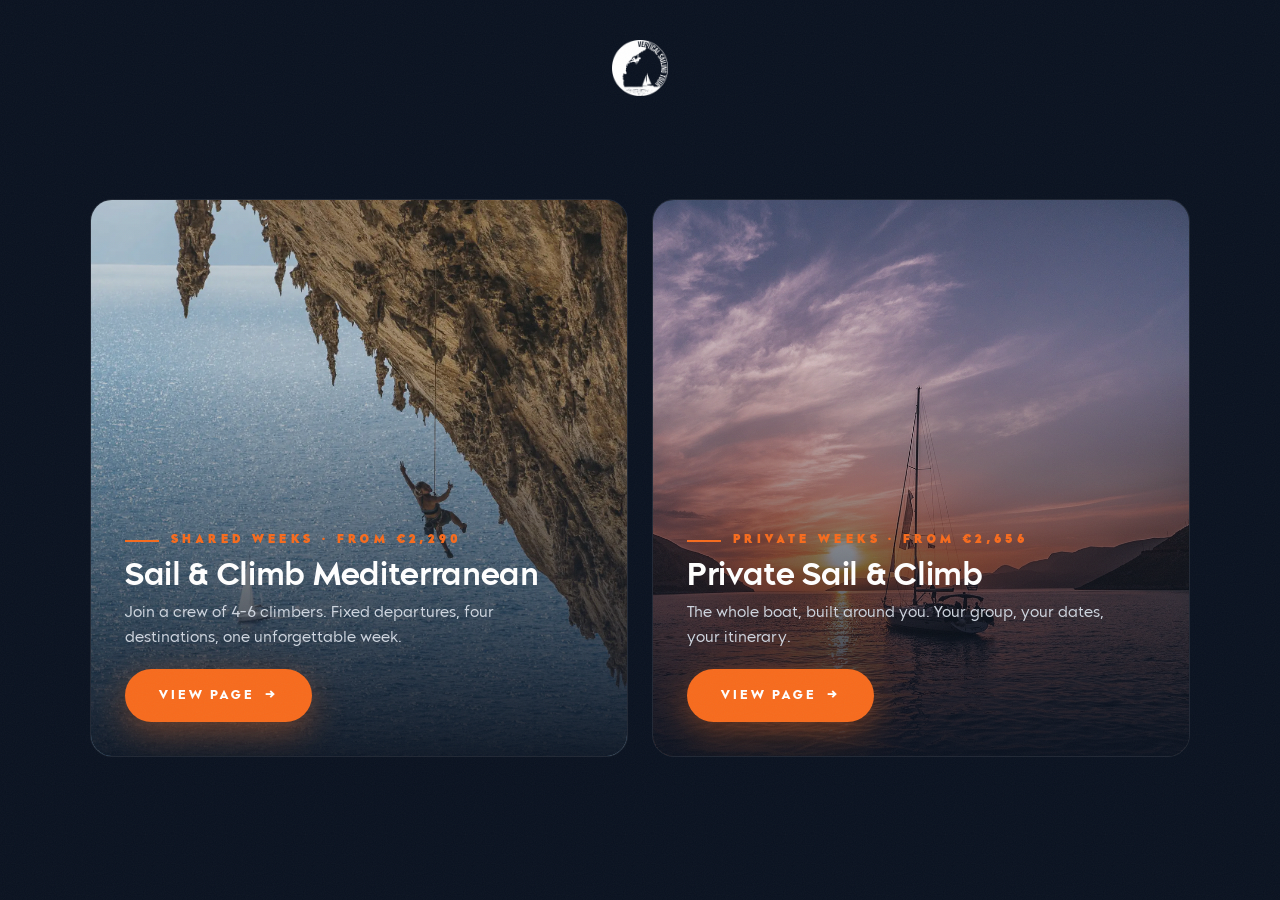
<file: index.html>
<!doctype html>
<html lang="en">
<head>
<meta charset="utf-8">
<meta name="viewport" content="width=device-width, initial-scale=1">
<title>Vertical Sailing Tour — Landing Pages</title>
<meta name="description" content="Vertical Sailing Tour landing pages: shared and private sail & climb weeks across the Mediterranean.">
<link rel="icon" type="image/png" href="assets/img/logo-orange.png">
<link rel="stylesheet" href="assets/css/style.css">
<style>
  .chooser{min-height:100svh;display:grid;grid-template-rows:auto 1fr;padding:40px 24px}
  .chooser-logo{display:flex;justify-content:center}
  .chooser-logo img{height:56px;width:auto}
  .chooser-grid{display:grid;grid-template-columns:1fr 1fr;gap:24px;max-width:1100px;width:100%;margin:40px auto;align-content:center}
  @media(max-width:760px){.chooser-grid{grid-template-columns:1fr}}
  .choice{position:relative;border-radius:22px;overflow:hidden;min-height:62vh;display:flex;align-items:flex-end;border:1px solid var(--line);transition:transform .5s cubic-bezier(.2,.7,.2,1),box-shadow .5s}
  .choice:hover{transform:translateY(-10px);box-shadow:var(--shadow-card)}
  .choice .bg{position:absolute;inset:0;background-size:cover;background-position:center;transition:transform .8s}
  .choice:hover .bg{transform:scale(1.06)}
  .choice .sh{position:absolute;inset:0;background:linear-gradient(180deg,rgba(10,18,32,.15) 30%,rgba(10,18,32,.95))}
  .choice .body{position:relative;z-index:2;padding:34px}
  .choice h2{color:#fff;font-size:2rem;margin:10px 0 8px}
  .choice p{color:#cfd6e0;font-size:.95rem;max-width:44ch}
  .choice .go{display:inline-flex;margin-top:18px}
</style>
</head>
<body>
<div class="chooser">
  <div class="chooser-logo"><img src="assets/img/logo-white.png" alt="Vertical Sailing Tour"></div>
  <div class="chooser-grid">
    <a class="choice" href="sail-climb-mediterranean/">
      <div class="bg" style="background-image:url('assets/img/hero-climber-sail.webp')"></div>
      <div class="sh"></div>
      <div class="body">
        <span class="overline">Shared weeks · from €2,290</span>
        <h2>Sail &amp; Climb Mediterranean</h2>
        <p>Join a crew of 4-6 climbers. Fixed departures, four destinations, one unforgettable week.</p>
        <span class="btn btn-primary go">View page <span class="arrow">→</span></span>
      </div>
    </a>
    <a class="choice" href="private-tour-mediterranean/">
      <div class="bg" style="background-image:url('assets/img/sunset-bay.webp')"></div>
      <div class="sh"></div>
      <div class="body">
        <span class="overline">Private weeks · from €2,656</span>
        <h2>Private Sail &amp; Climb</h2>
        <p>The whole boat, built around you. Your group, your dates, your itinerary.</p>
        <span class="btn btn-primary go">View page <span class="arrow">→</span></span>
      </div>
    </a>
  </div>
</div>
</body>
</html>
</file>
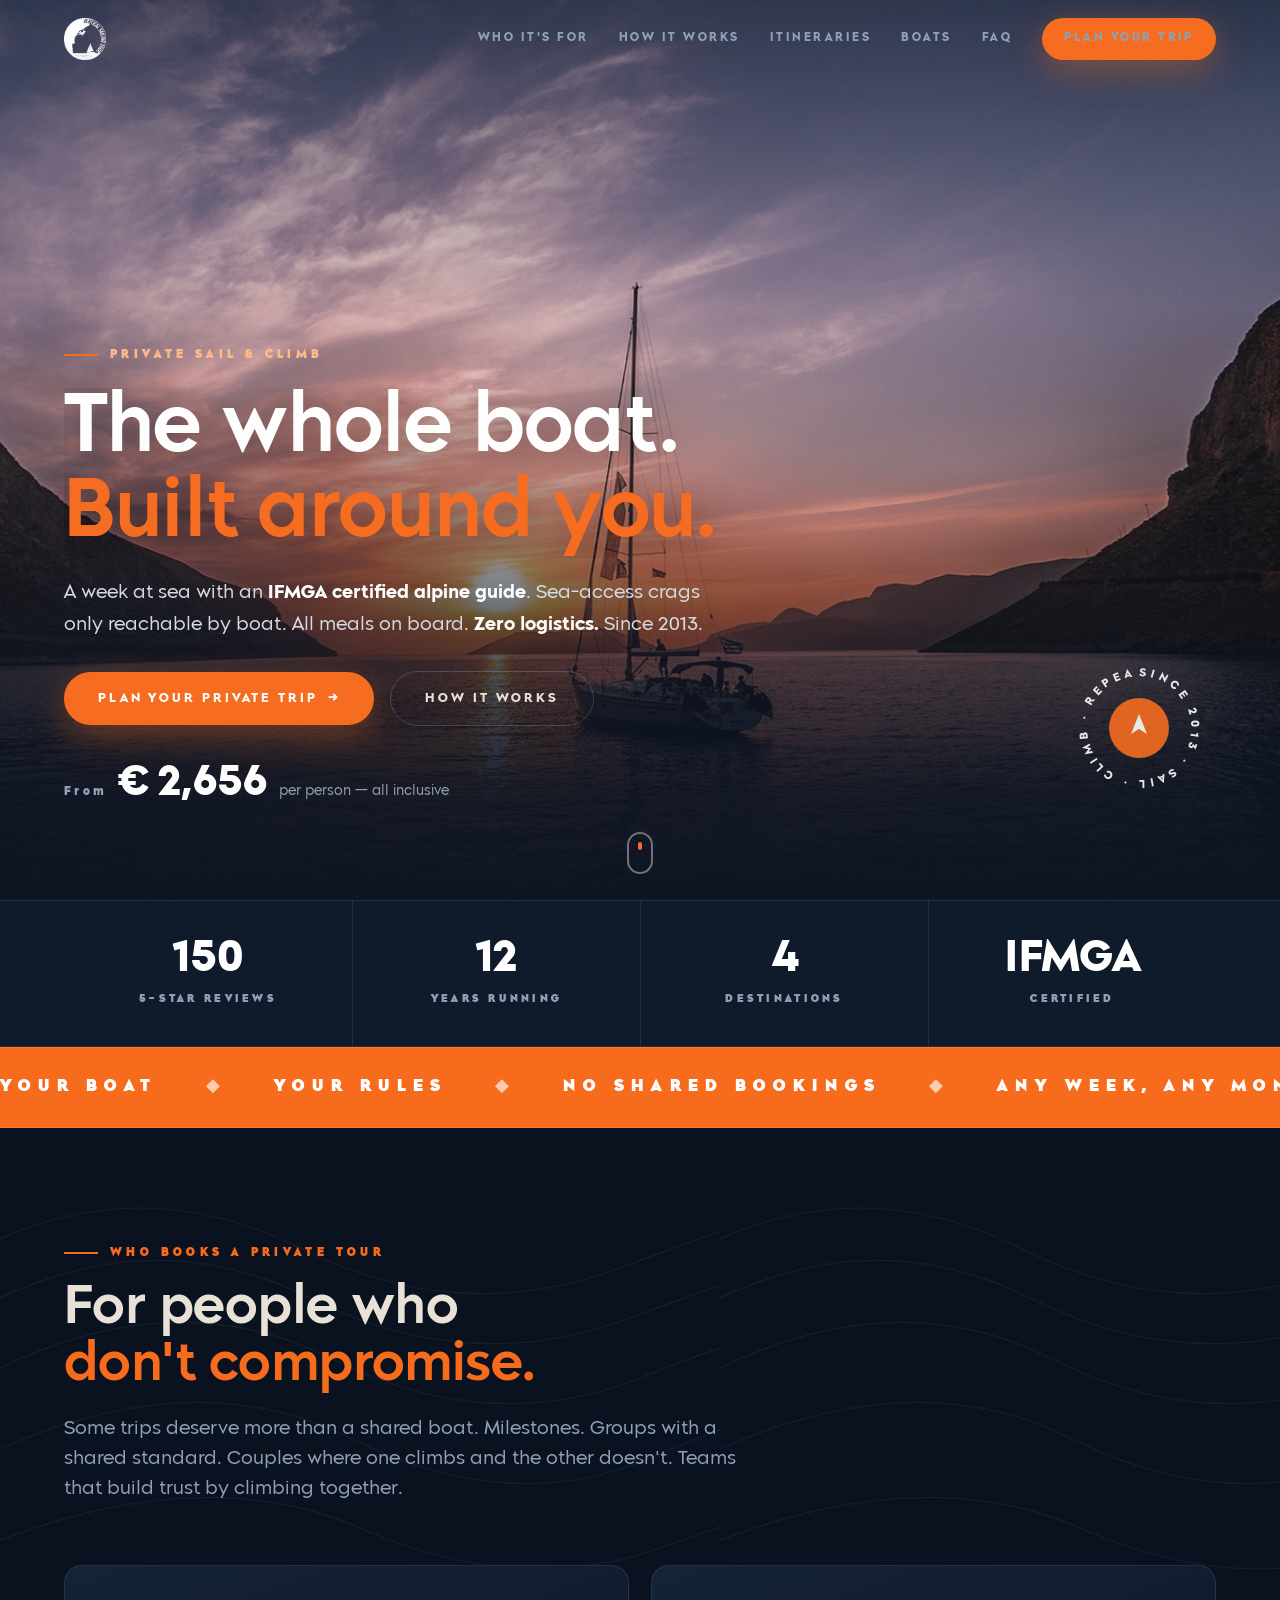
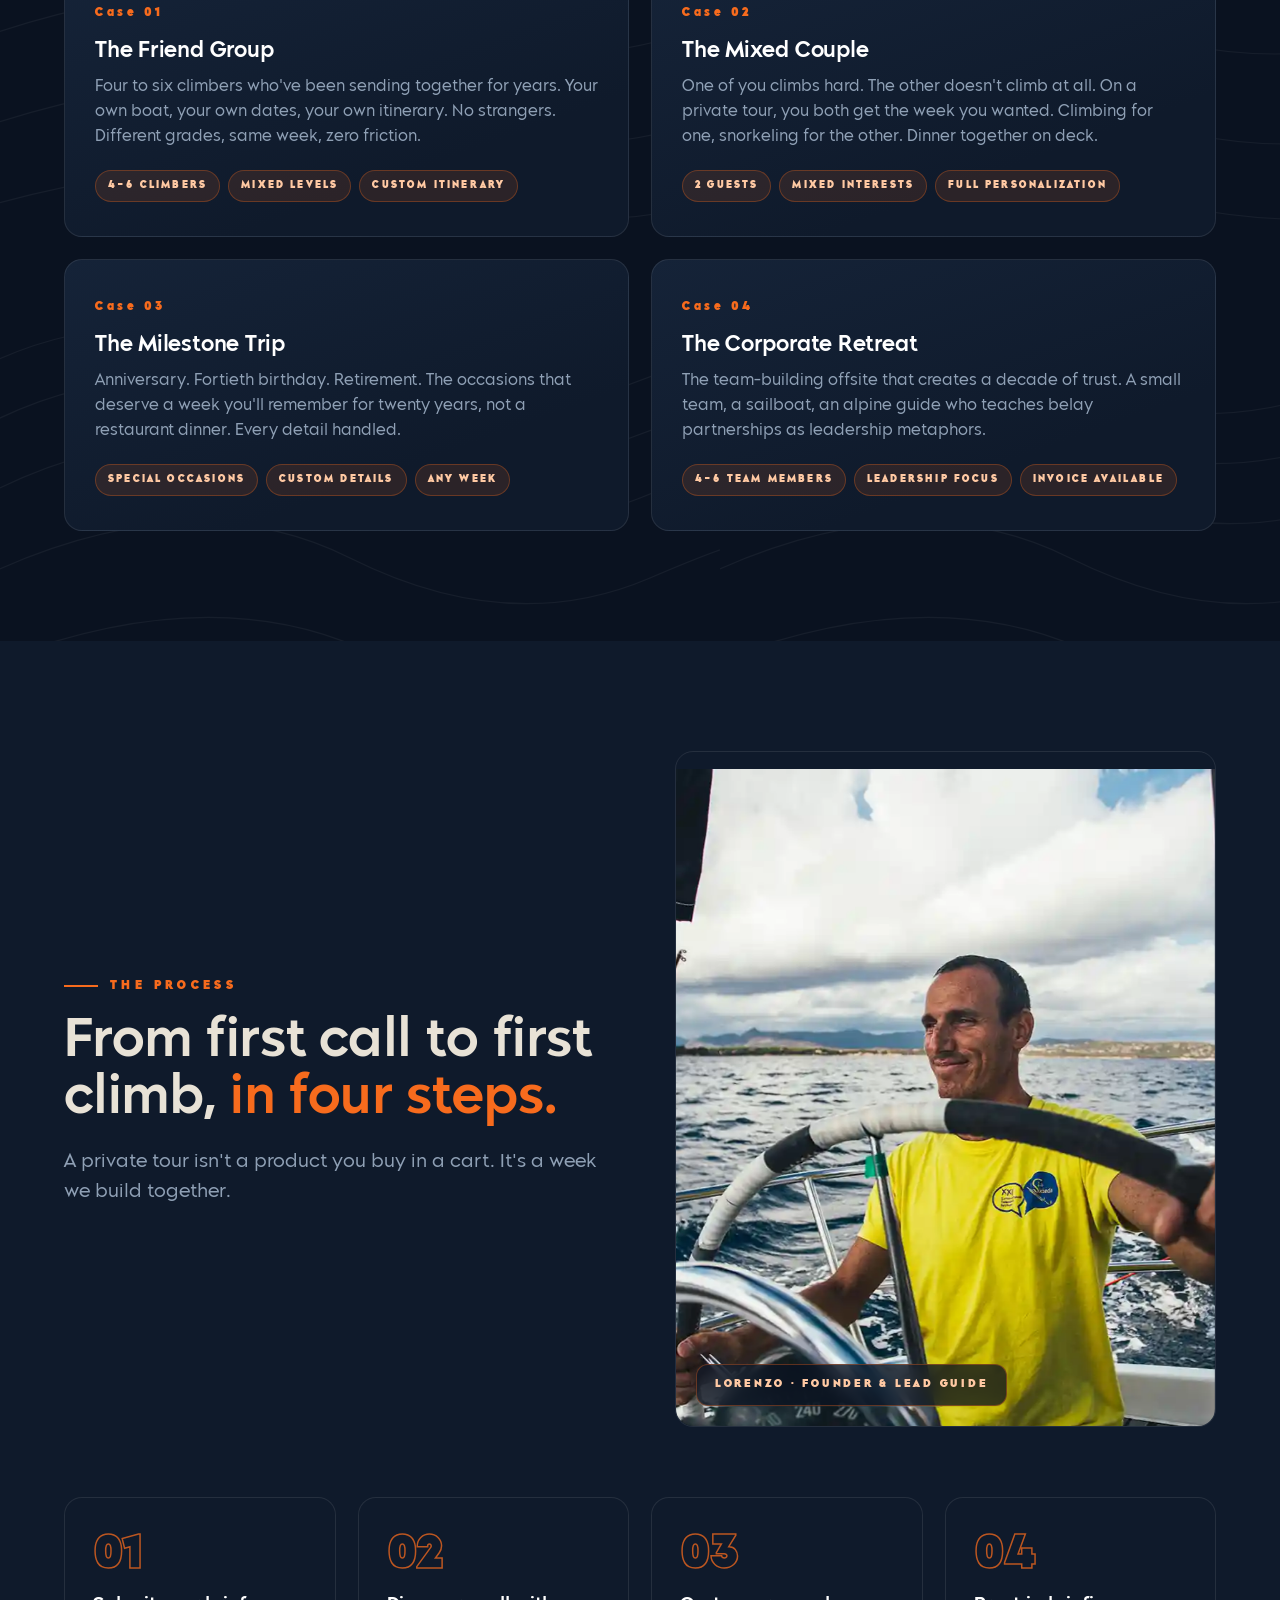
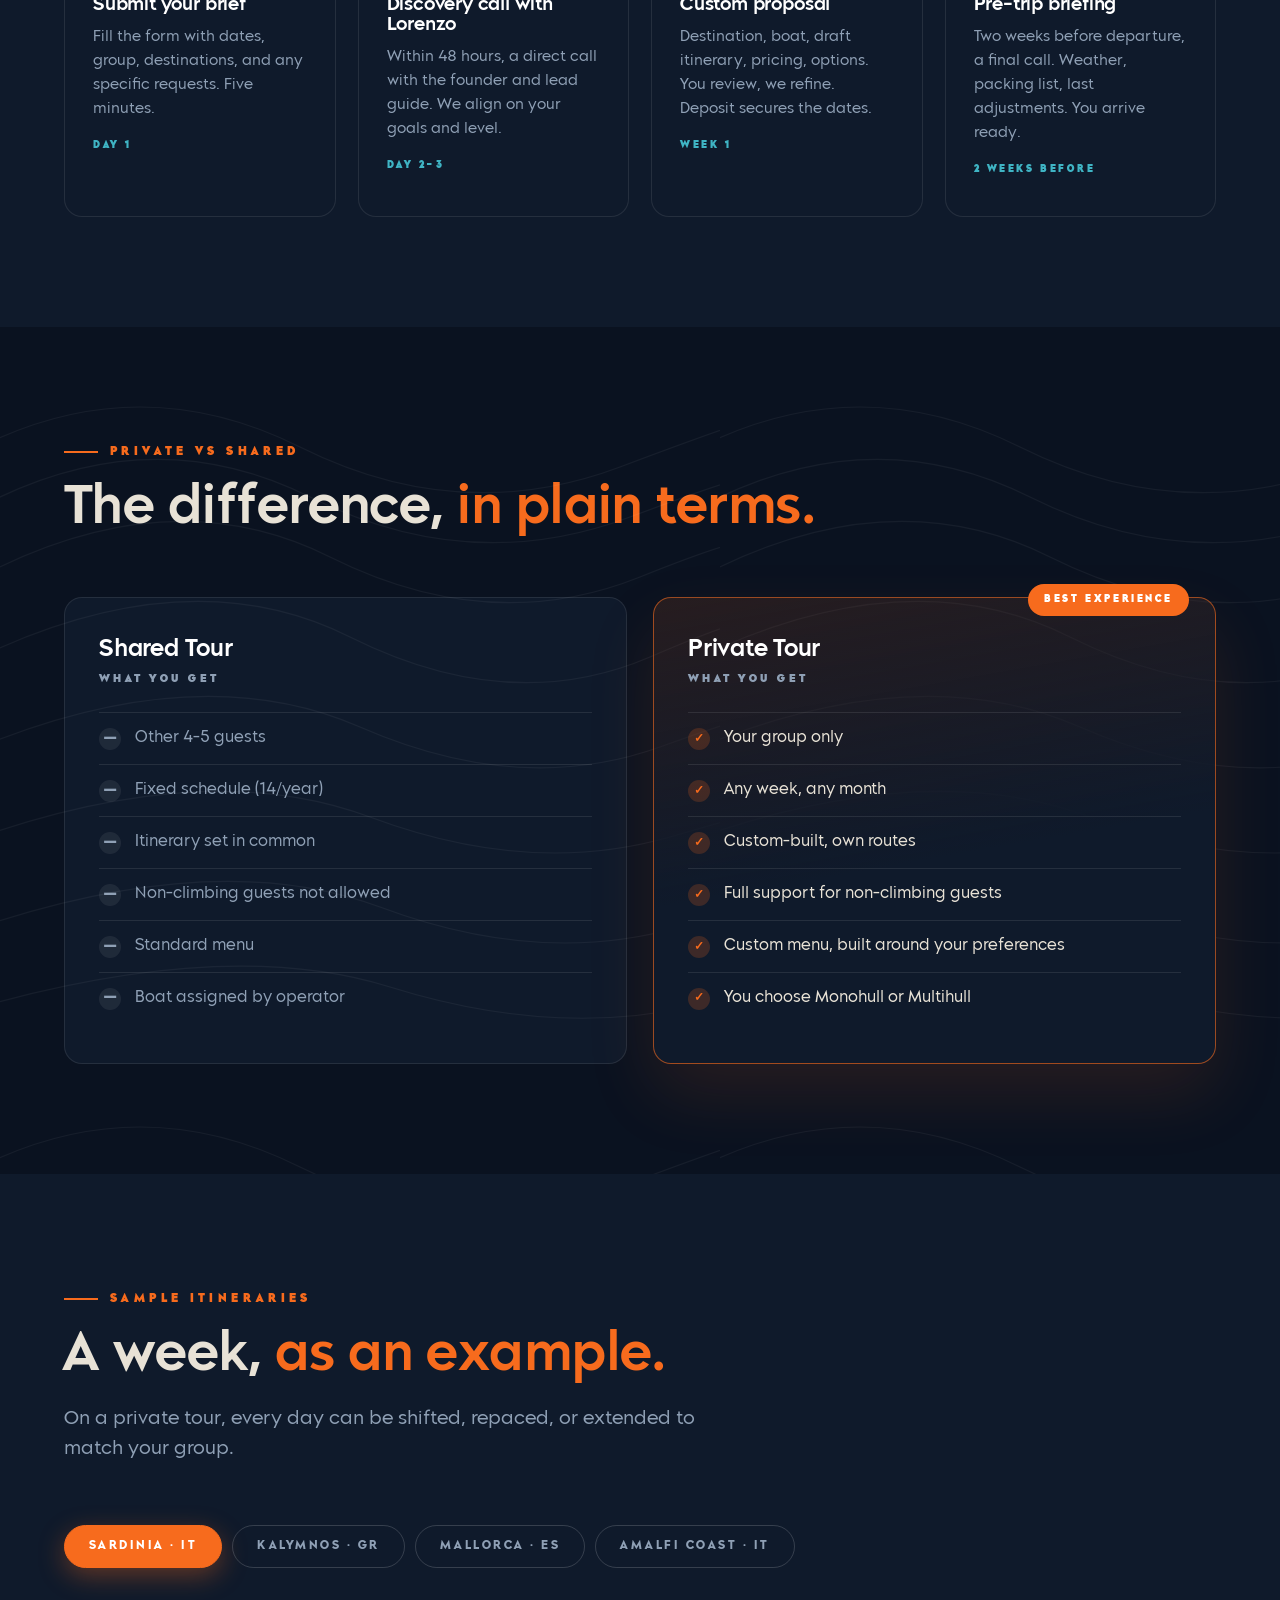
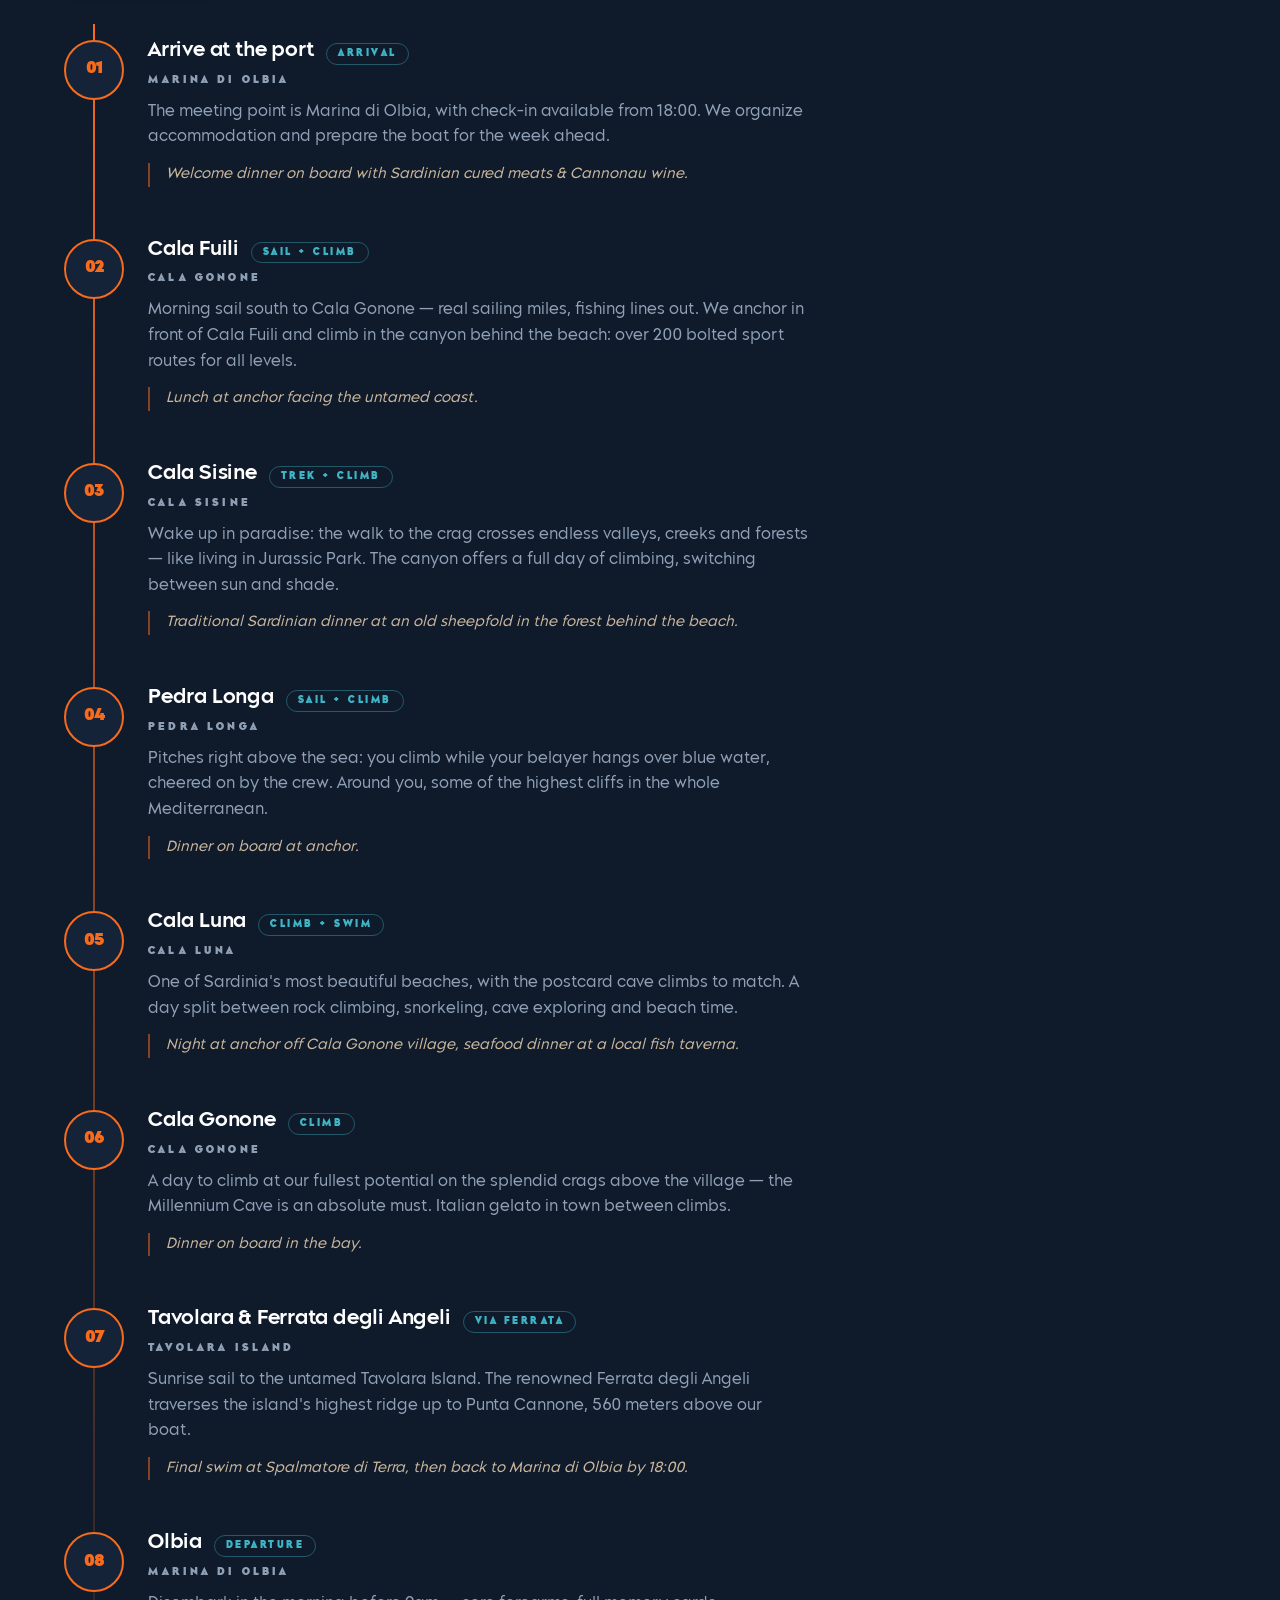
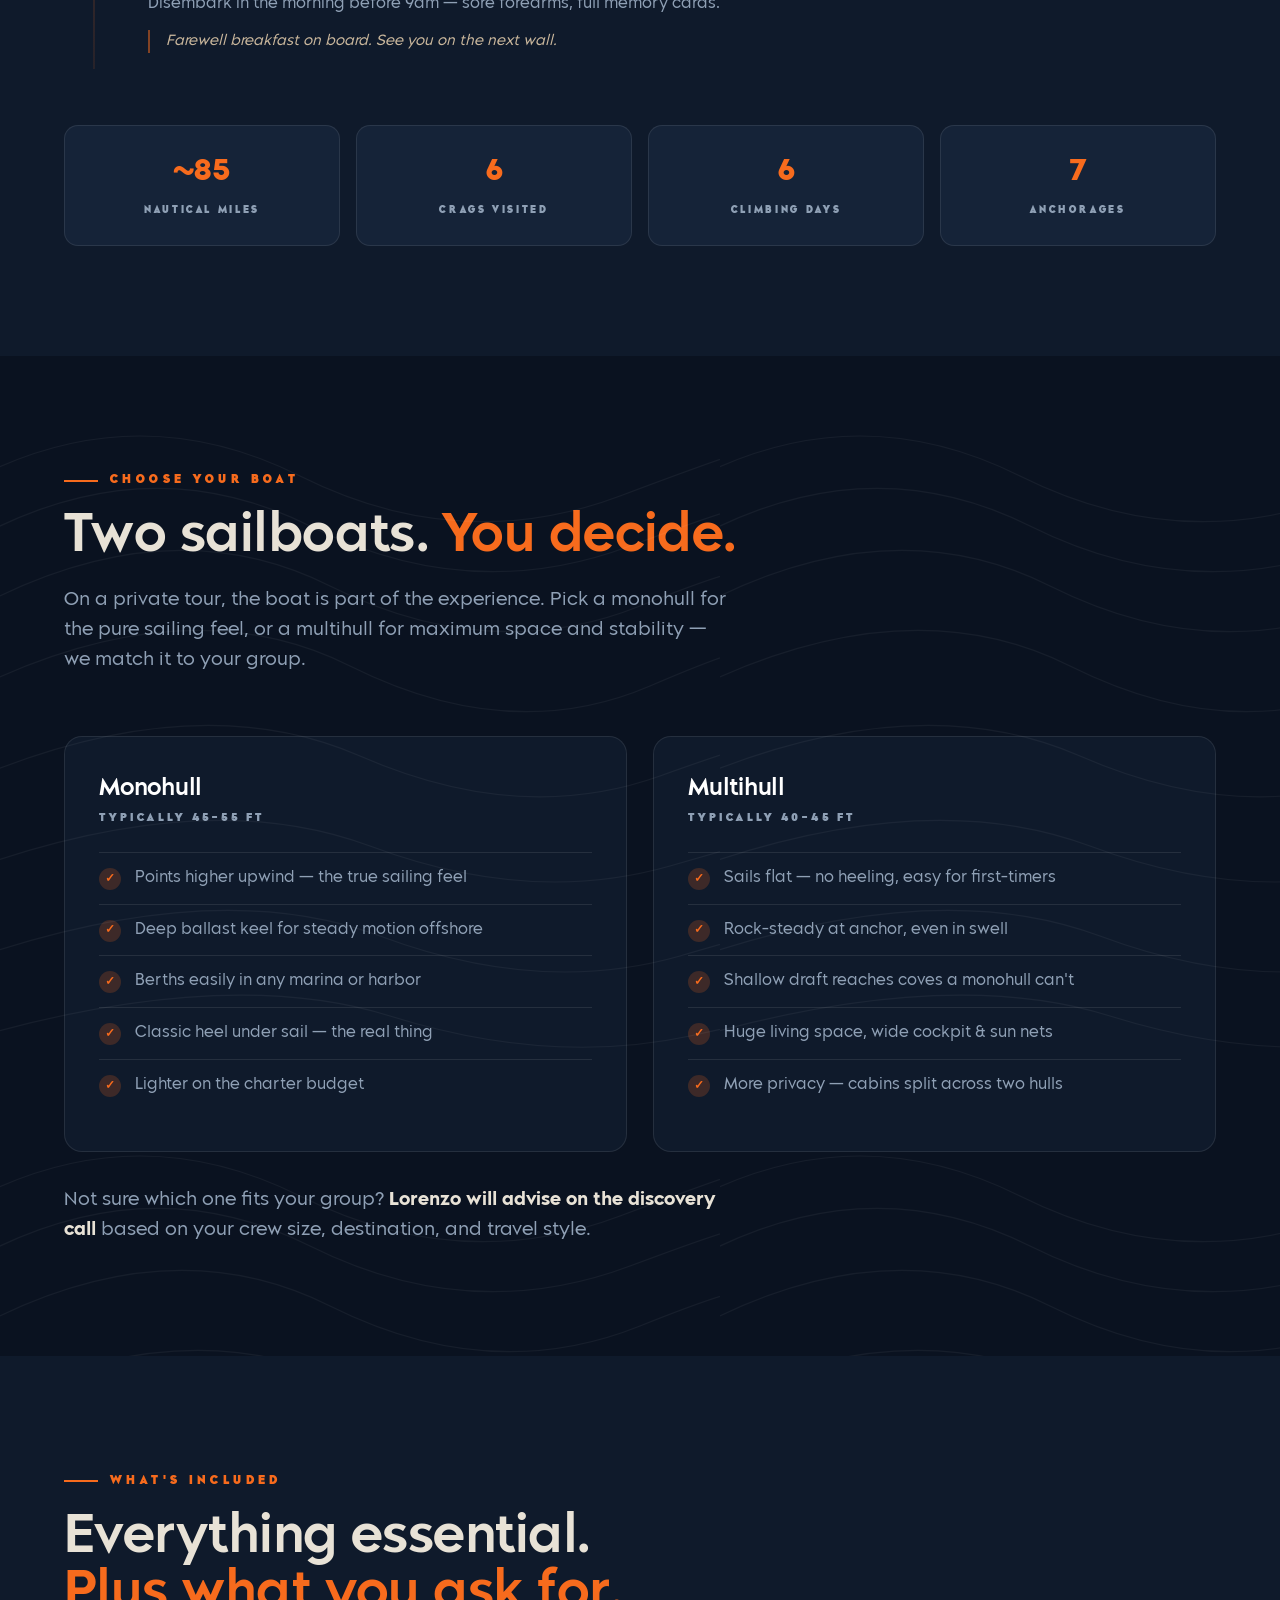
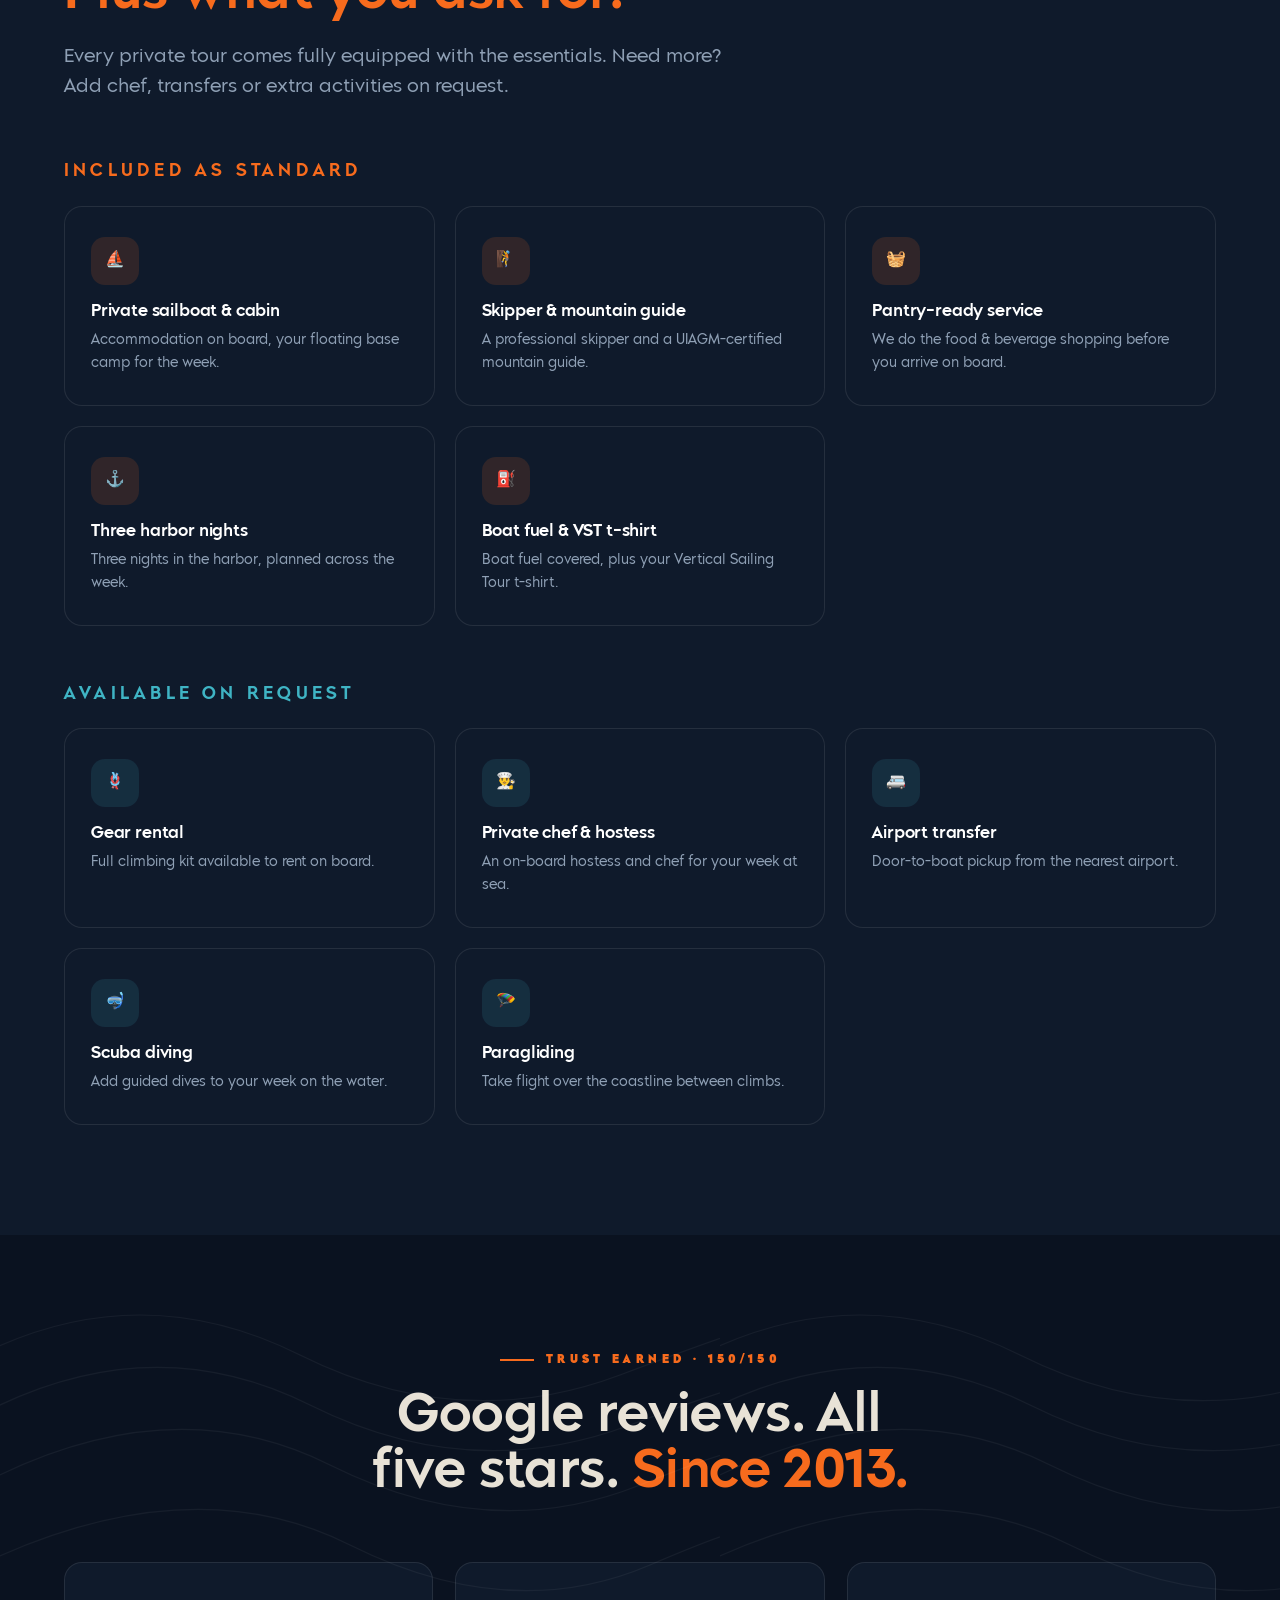
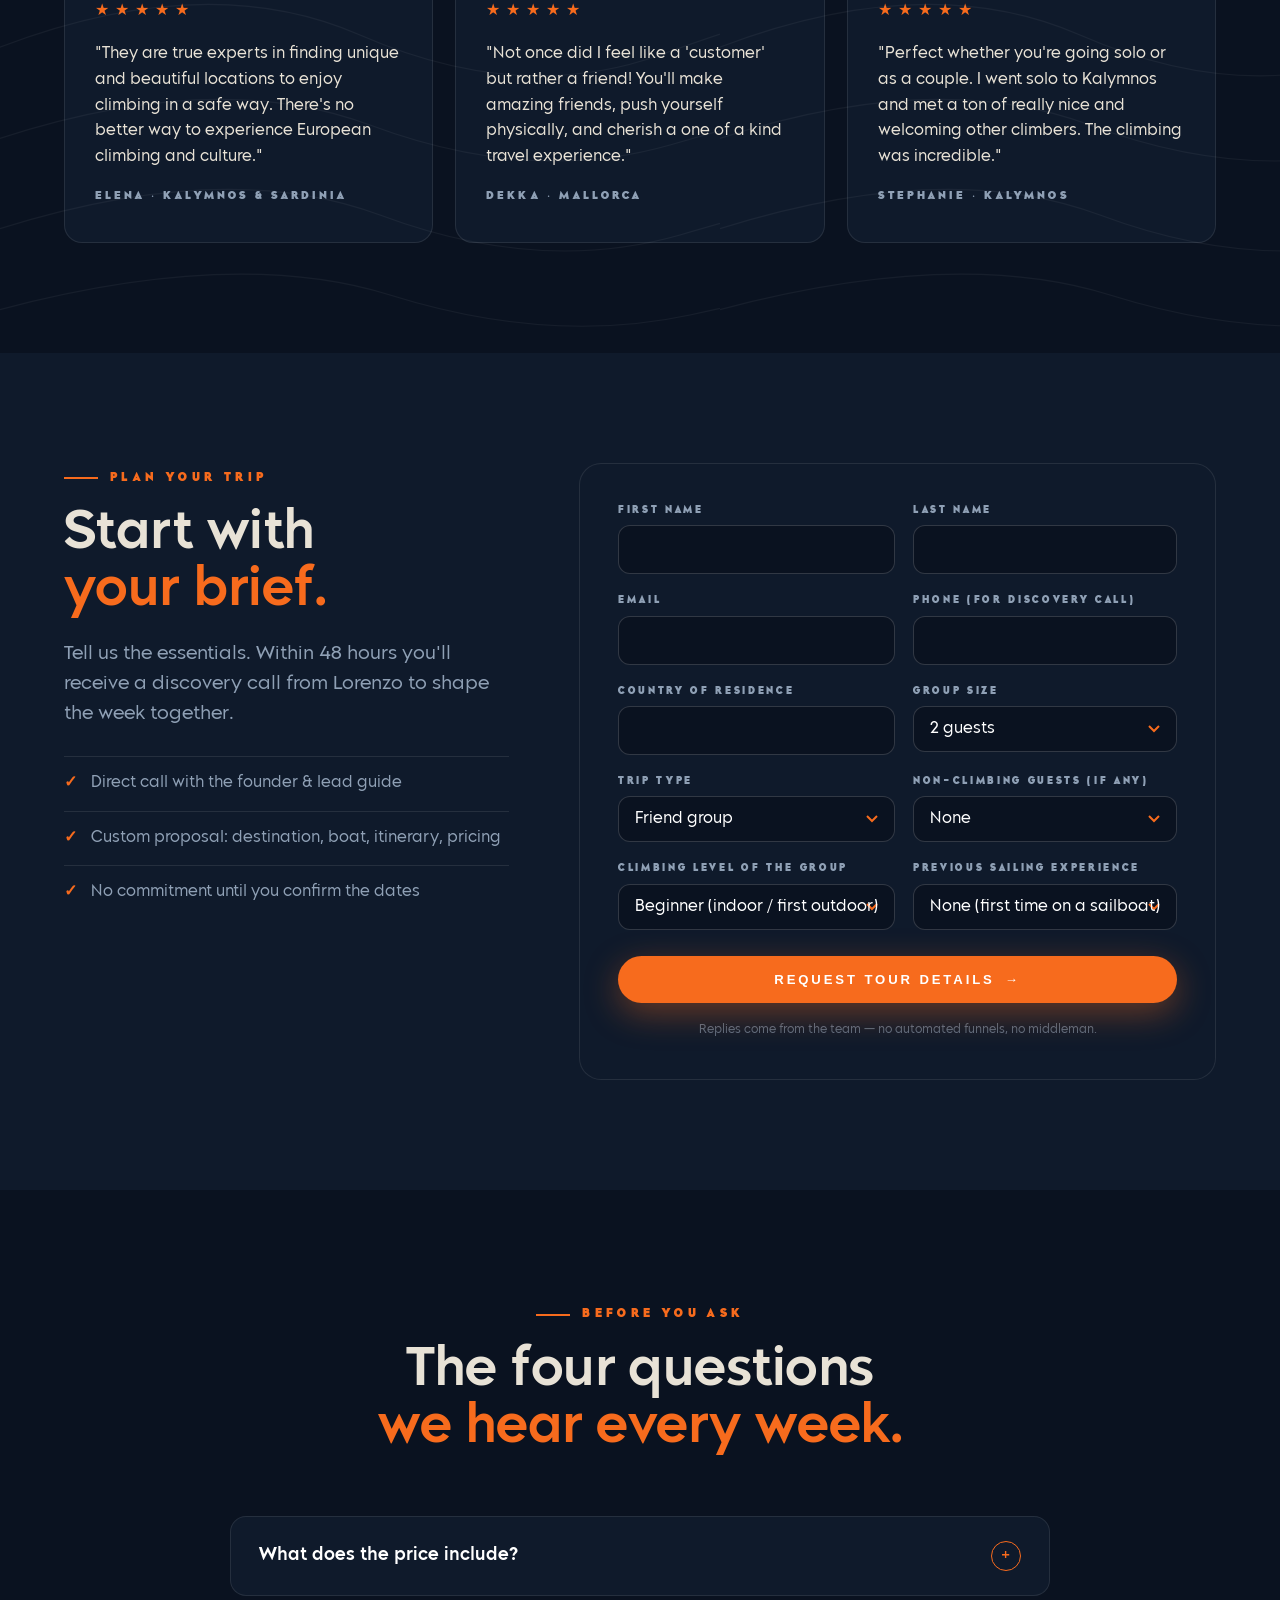
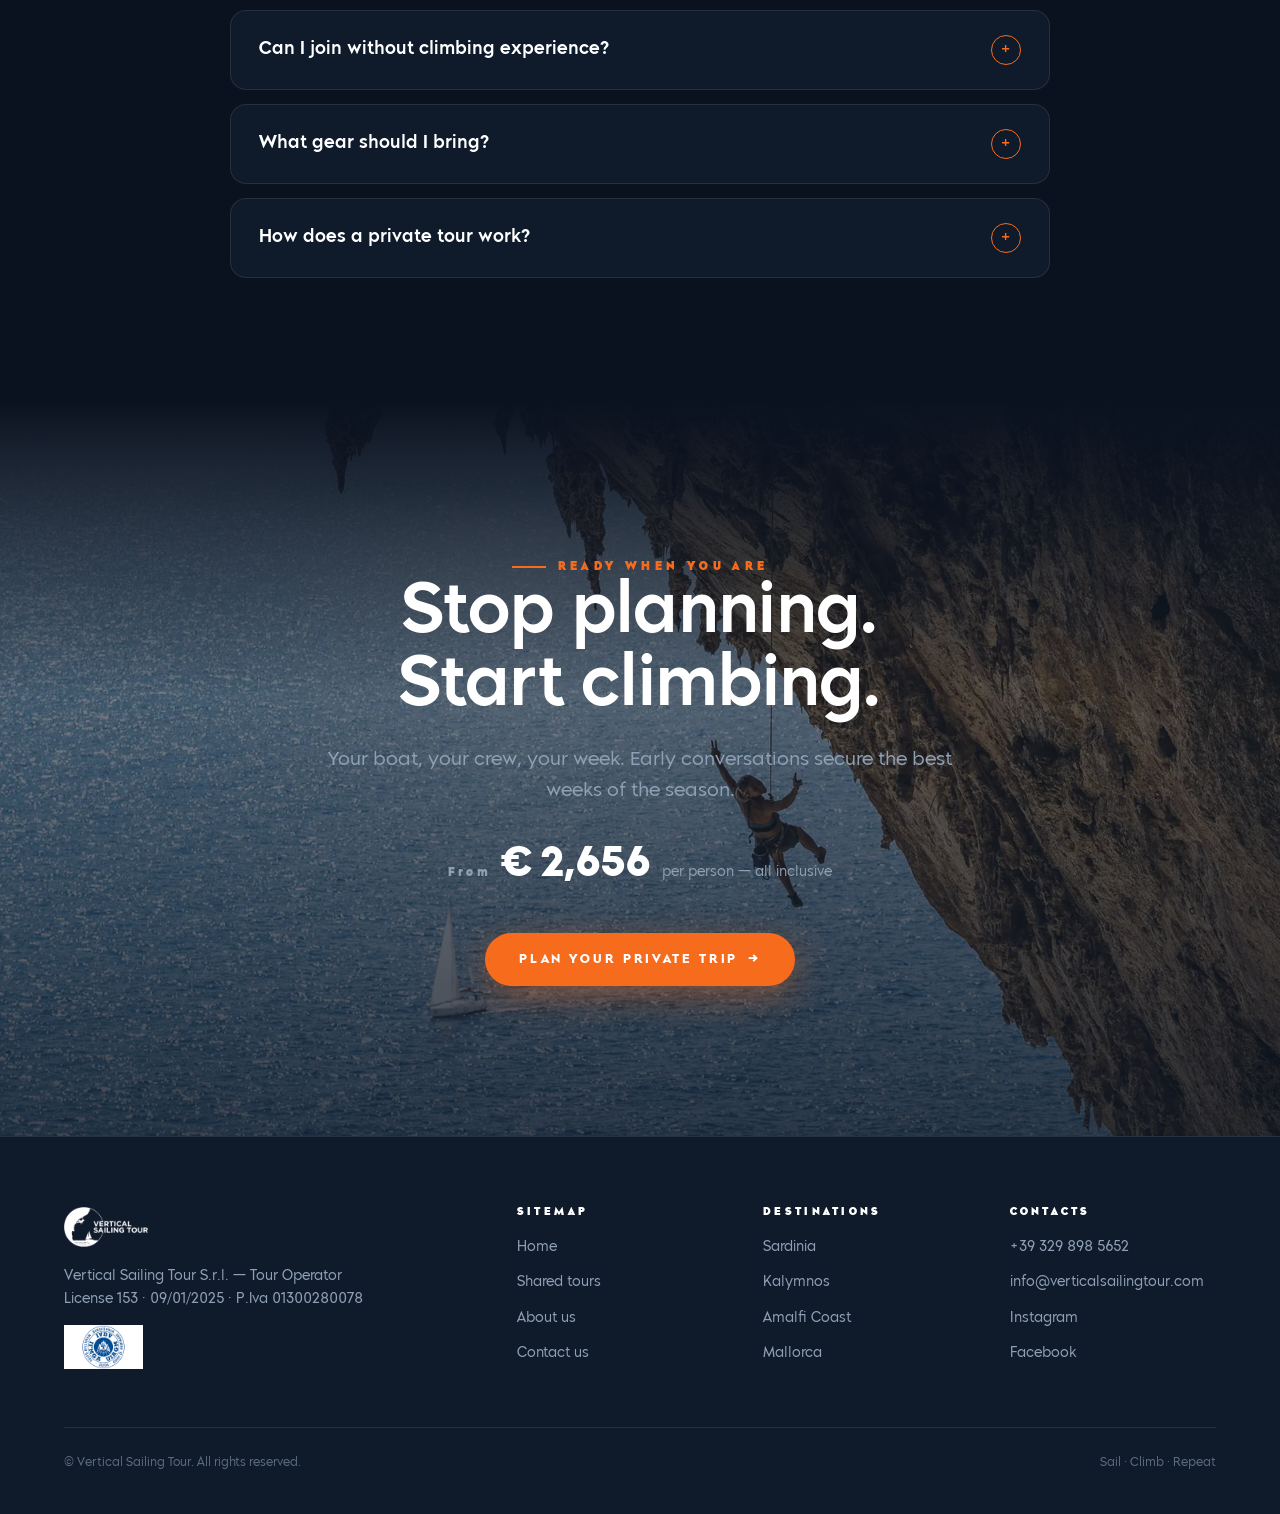
<file: private-tour-mediterranean/index.html>
<!doctype html>
<html lang="en">
<head>
<meta charset="utf-8">
<meta name="viewport" content="width=device-width, initial-scale=1">
<title>Private Sail &amp; Climb Mediterranean — Vertical Sailing Tour</title>
<meta name="description" content="The whole boat, built around you. A private week at sea with an IFMGA certified alpine guide — sea-access crags, all meals on board, zero logistics. Since 2013.">
<meta property="og:title" content="Private Sail & Climb Mediterranean — Vertical Sailing Tour">
<meta property="og:description" content="The whole boat. Built around you. Private sailing + climbing weeks across the Mediterranean with an IFMGA certified guide.">
<meta property="og:image" content="../assets/img/sunset-bay.webp">
<meta property="og:type" content="website">
<link rel="icon" type="image/png" href="../assets/img/logo-orange.png">
<link rel="stylesheet" href="../assets/css/style.css">
</head>
<body>
<div id="progress"></div>

<nav>
  <div class="wrap nav-inner">
    <a class="nav-logo" href="https://verticalsailingtour.com/"><img src="../assets/img/logo-white.png" alt="Vertical Sailing Tour"></a>
    <div class="nav-links">
      <a href="#who">Who it's for</a>
      <a href="#process">How it works</a>
      <a href="#itinerary">Itineraries</a>
      <a href="#boats">Boats</a>
      <a href="#faq">FAQ</a>
      <a class="btn btn-primary nav-cta" href="#request">Plan your trip</a>
    </div>
  </div>
</nav>

<!-- ================= HERO ================= -->
<header class="hero">
  <div class="hero-bg" style="background-image:url('../assets/img/sunset-bay.webp')"></div>
  <div class="hero-shade"></div>

  <svg class="spin-badge" viewBox="0 0 128 128" aria-hidden="true">
    <defs><path id="circ" d="M64 12a52 52 0 1 1 0 104a52 52 0 1 1 0-104"/></defs>
    <circle class="core" cx="64" cy="64" r="30"/>
    <text><textPath href="#circ">SINCE 2013 · SAIL · CLIMB · REPEAT ·&#160;</textPath></text>
    <path d="M64 50 L72 70 L64 65 L56 70 Z" fill="#fff"/>
  </svg>

  <div class="hero-inner">
    <div class="wrap">
      <span class="overline">Private Sail &amp; Climb</span>
      <h1 class="display line-reveal">
        <span class="line"><span>The whole boat.</span></span>
        <span class="line"><span><em>Built around you.</em></span></span>
      </h1>
      <p class="hero-sub">A week at sea with an <strong>IFMGA certified alpine guide</strong>. Sea-access crags only reachable by boat. All meals on board. <strong>Zero logistics.</strong> Since 2013.</p>
      <div class="hero-ctas">
        <a class="btn btn-primary" href="#request">Plan your private trip <span class="arrow">→</span></a>
        <a class="btn btn-ghost" href="#process">How it works</a>
      </div>
      <div class="price-tag">
        <span class="from">From</span>
        <span class="amount">€ 2,656</span>
        <span class="per">per person — all inclusive</span>
      </div>
    </div>
  </div>
  <div class="scroll-hint" aria-hidden="true"></div>
</header>

<!-- ================= STATS ================= -->
<div class="stats">
  <div class="wrap stats-grid">
    <div class="stat"><b data-count="150"></b><span>5-star reviews</span></div>
    <div class="stat"><b data-count="12"></b><span>years running</span></div>
    <div class="stat"><b data-count="4"></b><span>destinations</span></div>
    <div class="stat"><b>IFMGA</b><span>certified</span></div>
  </div>
</div>

<div class="marquee" aria-hidden="true">
  <div class="marquee-track">
    <span>Your boat</span><span class="dot">◆</span><span>Your rules</span><span class="dot">◆</span><span>No shared bookings</span><span class="dot">◆</span><span>Any week, any month</span><span class="dot">◆</span>
    <span>Your boat</span><span class="dot">◆</span><span>Your rules</span><span class="dot">◆</span><span>No shared bookings</span><span class="dot">◆</span><span>Any week, any month</span><span class="dot">◆</span>
  </div>
</div>

<!-- ================= WHO BOOKS ================= -->
<section id="who">
  <div class="topo"></div>
  <div class="wrap">
    <div class="section-head reveal">
      <span class="overline">Who books a private tour</span>
      <h2 class="h2">For people who <em>don't compromise.</em></h2>
      <p class="lead">Some trips deserve more than a shared boat. Milestones. Groups with a shared standard. Couples where one climbs and the other doesn't. Teams that build trust by climbing together.</p>
    </div>
    <div class="cards c2 stagger">
      <div class="card">
        <span class="idx">Case 01</span>
        <h3>The Friend Group</h3>
        <p>Four to six climbers who've been sending together for years. Your own boat, your own dates, your own itinerary. No strangers. Different grades, same week, zero friction.</p>
        <div class="chips"><span class="chip">4-6 climbers</span><span class="chip">Mixed levels</span><span class="chip">Custom itinerary</span></div>
      </div>
      <div class="card">
        <span class="idx">Case 02</span>
        <h3>The Mixed Couple</h3>
        <p>One of you climbs hard. The other doesn't climb at all. On a private tour, you both get the week you wanted. Climbing for one, snorkeling for the other. Dinner together on deck.</p>
        <div class="chips"><span class="chip">2 guests</span><span class="chip">Mixed interests</span><span class="chip">Full personalization</span></div>
      </div>
      <div class="card">
        <span class="idx">Case 03</span>
        <h3>The Milestone Trip</h3>
        <p>Anniversary. Fortieth birthday. Retirement. The occasions that deserve a week you'll remember for twenty years, not a restaurant dinner. Every detail handled.</p>
        <div class="chips"><span class="chip">Special occasions</span><span class="chip">Custom details</span><span class="chip">Any week</span></div>
      </div>
      <div class="card">
        <span class="idx">Case 04</span>
        <h3>The Corporate Retreat</h3>
        <p>The team-building offsite that creates a decade of trust. A small team, a sailboat, an alpine guide who teaches belay partnerships as leadership metaphors.</p>
        <div class="chips"><span class="chip">4-6 team members</span><span class="chip">Leadership focus</span><span class="chip">Invoice available</span></div>
      </div>
    </div>
  </div>
</section>

<!-- ================= PROCESS ================= -->
<section id="process" style="background:var(--ink-2)">
  <div class="wrap">
    <div class="split" style="margin-bottom:70px">
      <div class="section-head reveal" style="margin-bottom:0">
        <span class="overline">The process</span>
        <h2 class="h2">From first call to first climb, <em>in four steps.</em></h2>
        <p class="lead">A private tour isn't a product you buy in a cart. It's a week we build together.</p>
      </div>
      <div class="split-img reveal">
        <img src="../assets/img/skipper-helm.webp" alt="Lorenzo at the helm of a VST sailboat" loading="lazy">
        <span class="tag">Lorenzo · founder &amp; lead guide</span>
      </div>
    </div>
    <div class="steps stagger">
      <div class="step"><span class="num">01</span><h3>Submit your brief</h3><p>Fill the form with dates, group, destinations, and any specific requests. Five minutes.</p><span class="when">Day 1</span></div>
      <div class="step"><span class="num">02</span><h3>Discovery call with Lorenzo</h3><p>Within 48 hours, a direct call with the founder and lead guide. We align on your goals and level.</p><span class="when">Day 2-3</span></div>
      <div class="step"><span class="num">03</span><h3>Custom proposal</h3><p>Destination, boat, draft itinerary, pricing, options. You review, we refine. Deposit secures the dates.</p><span class="when">Week 1</span></div>
      <div class="step"><span class="num">04</span><h3>Pre-trip briefing</h3><p>Two weeks before departure, a final call. Weather, packing list, last adjustments. You arrive ready.</p><span class="when">2 weeks before</span></div>
    </div>
  </div>
</section>

<!-- ================= PRIVATE VS SHARED ================= -->
<section>
  <div class="topo"></div>
  <div class="wrap">
    <div class="section-head reveal">
      <span class="overline">Private vs shared</span>
      <h2 class="h2">The difference, <em>in plain terms.</em></h2>
    </div>
    <div class="compare">
      <div class="compare-col reveal">
        <h3>Shared Tour</h3>
        <span class="sub">What you get</span>
        <ul>
          <li><span class="ico no">—</span>Other 4-5 guests</li>
          <li><span class="ico no">—</span>Fixed schedule (14/year)</li>
          <li><span class="ico no">—</span>Itinerary set in common</li>
          <li><span class="ico no">—</span>Non-climbing guests not allowed</li>
          <li><span class="ico no">—</span>Standard menu</li>
          <li><span class="ico no">—</span>Boat assigned by operator</li>
        </ul>
      </div>
      <div class="compare-col win reveal">
        <span class="best">Best experience</span>
        <h3>Private Tour</h3>
        <span class="sub">What you get</span>
        <ul>
          <li><span class="ico yes">✓</span>Your group only</li>
          <li><span class="ico yes">✓</span>Any week, any month</li>
          <li><span class="ico yes">✓</span>Custom-built, own routes</li>
          <li><span class="ico yes">✓</span>Full support for non-climbing guests</li>
          <li><span class="ico yes">✓</span>Custom menu, built around your preferences</li>
          <li><span class="ico yes">✓</span>You choose Monohull or Multihull</li>
        </ul>
      </div>
    </div>
  </div>
</section>

<!-- ================= ITINERARIES ================= -->
<section id="itinerary" style="background:var(--ink-2)">
  <div class="wrap">
    <div class="section-head reveal">
      <span class="overline">Sample itineraries</span>
      <h2 class="h2">A week, <em>as an example.</em></h2>
      <p class="lead">On a private tour, every day can be shifted, repaced, or extended to match your group.</p>
    </div>
    <div id="itineraries"></div>
  </div>
</section>

<!-- ================= BOATS ================= -->
<section id="boats">
  <div class="topo"></div>
  <div class="wrap">
    <div class="section-head reveal">
      <span class="overline">Choose your boat</span>
      <h2 class="h2">Two sailboats. <em>You decide.</em></h2>
      <p class="lead">On a private tour, the boat is part of the experience. Pick a monohull for the pure sailing feel, or a multihull for maximum space and stability — we match it to your group.</p>
    </div>
    <div class="compare">
      <div class="compare-col reveal">
        <h3>Monohull</h3>
        <span class="sub">Typically 45-55 ft</span>
        <ul>
          <li><span class="ico yes">✓</span>Points higher upwind — the true sailing feel</li>
          <li><span class="ico yes">✓</span>Deep ballast keel for steady motion offshore</li>
          <li><span class="ico yes">✓</span>Berths easily in any marina or harbor</li>
          <li><span class="ico yes">✓</span>Classic heel under sail — the real thing</li>
          <li><span class="ico yes">✓</span>Lighter on the charter budget</li>
        </ul>
      </div>
      <div class="compare-col reveal">
        <h3>Multihull</h3>
        <span class="sub">Typically 40-45 ft</span>
        <ul>
          <li><span class="ico yes">✓</span>Sails flat — no heeling, easy for first-timers</li>
          <li><span class="ico yes">✓</span>Rock-steady at anchor, even in swell</li>
          <li><span class="ico yes">✓</span>Shallow draft reaches coves a monohull can't</li>
          <li><span class="ico yes">✓</span>Huge living space, wide cockpit &amp; sun nets</li>
          <li><span class="ico yes">✓</span>More privacy — cabins split across two hulls</li>
        </ul>
      </div>
    </div>
    <p class="lead reveal" style="margin-top:34px">Not sure which one fits your group? <strong style="color:var(--text)">Lorenzo will advise on the discovery call</strong> based on your crew size, destination, and travel style.</p>
  </div>
</section>

<!-- ================= INCLUDED ================= -->
<section style="background:var(--ink-2)">
  <div class="wrap">
    <div class="section-head reveal">
      <span class="overline">What's included</span>
      <h2 class="h2">Everything essential. <em>Plus what you ask for.</em></h2>
      <p class="lead">Every private tour comes fully equipped with the essentials. Need more? Add chef, transfers or extra activities on request.</p>
    </div>

    <h3 class="reveal" style="font-size:1.1rem;letter-spacing:.24em;text-transform:uppercase;color:var(--orange);margin-bottom:24px">Included as standard</h3>
    <div class="inc-grid stagger" style="margin-bottom:60px">
      <div class="inc"><div class="ico">⛵</div><h3>Private sailboat &amp; cabin</h3><p>Accommodation on board, your floating base camp for the week.</p></div>
      <div class="inc"><div class="ico">🧗</div><h3>Skipper &amp; mountain guide</h3><p>A professional skipper and a UIAGM-certified mountain guide.</p></div>
      <div class="inc"><div class="ico">🧺</div><h3>Pantry-ready service</h3><p>We do the food &amp; beverage shopping before you arrive on board.</p></div>
      <div class="inc"><div class="ico">⚓</div><h3>Three harbor nights</h3><p>Three nights in the harbor, planned across the week.</p></div>
      <div class="inc"><div class="ico">⛽</div><h3>Boat fuel &amp; VST t-shirt</h3><p>Boat fuel covered, plus your Vertical Sailing Tour t-shirt.</p></div>
    </div>

    <h3 class="reveal" style="font-size:1.1rem;letter-spacing:.24em;text-transform:uppercase;color:var(--sea);margin-bottom:24px">Available on request</h3>
    <div class="inc-grid stagger">
      <div class="inc addon"><div class="ico">🪢</div><h3>Gear rental</h3><p>Full climbing kit available to rent on board.</p></div>
      <div class="inc addon"><div class="ico">👨‍🍳</div><h3>Private chef &amp; hostess</h3><p>An on-board hostess and chef for your week at sea.</p></div>
      <div class="inc addon"><div class="ico">🚐</div><h3>Airport transfer</h3><p>Door-to-boat pickup from the nearest airport.</p></div>
      <div class="inc addon"><div class="ico">🤿</div><h3>Scuba diving</h3><p>Add guided dives to your week on the water.</p></div>
      <div class="inc addon"><div class="ico">🪂</div><h3>Paragliding</h3><p>Take flight over the coastline between climbs.</p></div>
    </div>
  </div>
</section>

<!-- ================= REVIEWS ================= -->
<section>
  <div class="topo"></div>
  <div class="wrap">
    <div class="section-head reveal center" style="margin-inline:auto">
      <span class="overline">Trust earned · 150/150</span>
      <h2 class="h2">Google reviews. All five stars. <em>Since 2013.</em></h2>
    </div>
    <div class="reviews stagger">
      <div class="review"><span class="starline">★★★★★</span><p>"They are true experts in finding unique and beautiful locations to enjoy climbing in a safe way. There's no better way to experience European climbing and culture."</p><span class="who">Elena ⸱ Kalymnos &amp; Sardinia</span></div>
      <div class="review"><span class="starline">★★★★★</span><p>"Not once did I feel like a 'customer' but rather a friend! You'll make amazing friends, push yourself physically, and cherish a one of a kind travel experience."</p><span class="who">Dekka ⸱ Mallorca</span></div>
      <div class="review"><span class="starline">★★★★★</span><p>"Perfect whether you're going solo or as a couple. I went solo to Kalymnos and met a ton of really nice and welcoming other climbers. The climbing was incredible."</p><span class="who">Stephanie ⸱ Kalymnos</span></div>
    </div>
  </div>
</section>

<!-- ================= FORM ================= -->
<section id="request" style="background:var(--ink-2)">
  <div class="wrap form-shell">
    <div class="reveal">
      <span class="overline">Plan your trip</span>
      <h2 class="h2">Start with <em>your brief.</em></h2>
      <p class="lead" style="margin-bottom:26px">Tell us the essentials. Within 48 hours you'll receive a discovery call from Lorenzo to shape the week together.</p>
      <div class="perk"><span class="tick">✓</span>Direct call with the founder &amp; lead guide</div>
      <div class="perk"><span class="tick">✓</span>Custom proposal: destination, boat, itinerary, pricing</div>
      <div class="perk"><span class="tick">✓</span>No commitment until you confirm the dates</div>
    </div>
    <form data-vst-form novalidate="">
      <div class="field"><label for="p-fn">First name</label><input id="p-fn" name="first_name" required autocomplete="given-name"></div>
      <div class="field"><label for="p-ln">Last name</label><input id="p-ln" name="last_name" required autocomplete="family-name"></div>
      <div class="field"><label for="p-em">Email</label><input id="p-em" name="email" type="email" required autocomplete="email"></div>
      <div class="field"><label for="p-ph">Phone (for discovery call)</label><input id="p-ph" name="phone" type="tel" autocomplete="tel"></div>
      <div class="field"><label for="p-co">Country of residence</label><input id="p-co" name="country" autocomplete="country-name"></div>
      <div class="field"><label for="p-gs">Group size</label>
        <select id="p-gs" name="group_size"><option>2 guests</option><option>4 guests</option><option>6 guests</option><option>More</option></select></div>
      <div class="field"><label for="p-tt">Trip type</label>
        <select id="p-tt" name="trip_type"><option>Friend group</option><option>Couple</option><option>Milestone trip</option><option>Corporate retreat</option><option>Other</option></select></div>
      <div class="field"><label for="p-nc">Non-climbing guests (if any)</label>
        <select id="p-nc" name="non_climbers"><option>None</option><option>1</option><option>2</option><option>3+</option></select></div>
      <div class="field"><label for="p-cl">Climbing level of the group</label>
        <select id="p-cl" name="level"><option>Beginner (indoor / first outdoor)</option><option>Medium (5c – 6b)</option><option>Advanced (6b+ and up)</option><option>Mixed levels</option></select></div>
      <div class="field"><label for="p-se">Previous sailing experience</label>
        <select id="p-se" name="sailing_exp"><option>None (first time on a sailboat)</option><option>Some day sailing</option><option>Experienced sailor</option></select></div>
      <button class="btn btn-primary" type="submit">Request tour details <span class="arrow">→</span></button>
      <p class="form-note">Replies come from the team — no automated funnels, no middleman.</p>
      <div class="form-ok"><b>Brief received.</b>Lorenzo will call you within 48 hours to shape the week together.</div>
    </form>
  </div>
</section>

<!-- ================= FAQ ================= -->
<section id="faq">
  <div class="wrap">
    <div class="section-head reveal center" style="margin-inline:auto">
      <span class="overline">Before you ask</span>
      <h2 class="h2">The four questions <em>we hear every week.</em></h2>
    </div>
    <div class="faq reveal">
      <details class="qa">
        <summary>What does the price include? <span class="plus">+</span></summary>
        <div class="qa-body">
          <p>Accommodation on the sailing boat, a professional Skipper and a certified Mountain Guide, pantry-ready service, three nights in the harbor, boat fuel — and a Vertical Sailing Tour t-shirt.</p>
          <p>Not included: travel to and from the harbor, meals on land, and the €300 onboard payment, collected in cash at boarding to cover shared pantry and boat expenses with full transparency.</p>
        </div>
      </details>
      <details class="qa">
        <summary>Can I join without climbing experience? <span class="plus">+</span></summary>
        <div class="qa-body">
          <p>Yes. A Mountain Guide is on board to teach climbing techniques, rope maneuvers and safety procedures.</p>
          <p>Crags are selected with a wide range of grades, so everyone finds routes that match their level — beginners climb with full guidance, experienced climbers push their grade. Deep water soloing is best suited for climbers comfortable on 6b or higher.</p>
        </div>
      </details>
      <details class="qa">
        <summary>What gear should I bring? <span class="plus">+</span></summary>
        <div class="qa-body">
          <p>Climbing shoes, harness, helmet and chalk bag. One 70m single rope and a set of 12 quickdraws are enough for a climbing team — and both can be rented for the week for €80.</p>
          <p>Pack everything in a soft bag (no rigid suitcases on board), with hiking shoes, a swimsuit, a warm layer and sunscreen. Sheets, blankets and towels are provided.</p>
        </div>
      </details>
      <details class="qa">
        <summary>How does a private tour work? <span class="plus">+</span></summary>
        <div class="qa-body">
          <p>You customize everything: dates, destination, boat, onboard professionals and itinerary. A private tour typically becomes cost-effective from 6 guests, but smaller groups and couples are possible too.</p>
          <p>You can add a hostess/cook for meals and cleaning, and highly experienced groups can opt to sail without a guide to lower costs. Non-climbers are welcome: snorkeling, trekking, beach life and chilling on board.</p>
        </div>
      </details>
    </div>
  </div>
</section>

<!-- ================= FINAL CTA ================= -->
<section class="final">
  <div class="final-bg" style="background-image:url('../assets/img/hero-climber-sail.webp')"></div>
  <div class="final-shade"></div>
  <div class="wrap">
    <span class="overline reveal">Ready when you are</span>
    <h2 class="reveal">Stop planning.<br>Start climbing.</h2>
    <p class="lead reveal">Your boat, your crew, your week. Early conversations secure the best weeks of the season.</p>
    <div class="price-tag reveal"><span class="from">From</span><span class="amount">€ 2,656</span><span class="per">per person — all inclusive</span></div>
    <div class="reveal" style="margin-top:34px"><a class="btn btn-primary" href="#request">Plan your private trip <span class="arrow">→</span></a></div>
  </div>
</section>

<!-- ================= FOOTER ================= -->
<footer>
  <div class="wrap">
    <div class="foot-grid">
      <div>
        <img src="../assets/img/logo-esteso.png" alt="Vertical Sailing Tour">
        <p>Vertical Sailing Tour S.r.l. — Tour Operator<br>License 153 · 09/01/2025 · P.Iva 01300280078</p>
        <p style="margin-top:14px"><img src="../assets/img/ifmga.png" alt="IFMGA certified" style="height:44px;width:auto;margin:0"></p>
      </div>
      <div>
        <h4>Sitemap</h4>
        <ul>
          <li><a href="https://verticalsailingtour.com/">Home</a></li>
          <li><a href="../sail-climb-mediterranean/">Shared tours</a></li>
          <li><a href="https://verticalsailingtour.com/about-us/">About us</a></li>
          <li><a href="https://verticalsailingtour.com/contact-us/">Contact us</a></li>
        </ul>
      </div>
      <div>
        <h4>Destinations</h4>
        <ul>
          <li><a href="https://verticalsailingtour.com/sardinia-sailing-climbing/">Sardinia</a></li>
          <li><a href="https://verticalsailingtour.com/kalymnos-sailing-climbing/">Kalymnos</a></li>
          <li><a href="https://verticalsailingtour.com/amalfi-coast-sailing-climbing/">Amalfi Coast</a></li>
          <li><a href="https://verticalsailingtour.com/mallorca-sailing-climbing/">Mallorca</a></li>
        </ul>
      </div>
      <div>
        <h4>Contacts</h4>
        <ul>
          <li><a href="tel:+393298985652">+39 329 898 5652</a></li>
          <li><a href="mailto:info@verticalsailingtour.com">info@verticalsailingtour.com</a></li>
          <li><a href="https://www.instagram.com/verticalsailingtour/" target="_blank" rel="noopener">Instagram</a></li>
          <li><a href="https://www.facebook.com/verticalsailing/" target="_blank" rel="noopener">Facebook</a></li>
        </ul>
      </div>
    </div>
    <div class="foot-bottom">
      <span>© Vertical Sailing Tour. All rights reserved.</span>
      <span>Sail · Climb · Repeat</span>
    </div>
  </div>
</footer>

<script src="../assets/js/data.js"></script>
<script src="../assets/js/main.js"></script>
</body>
</html>
</file>
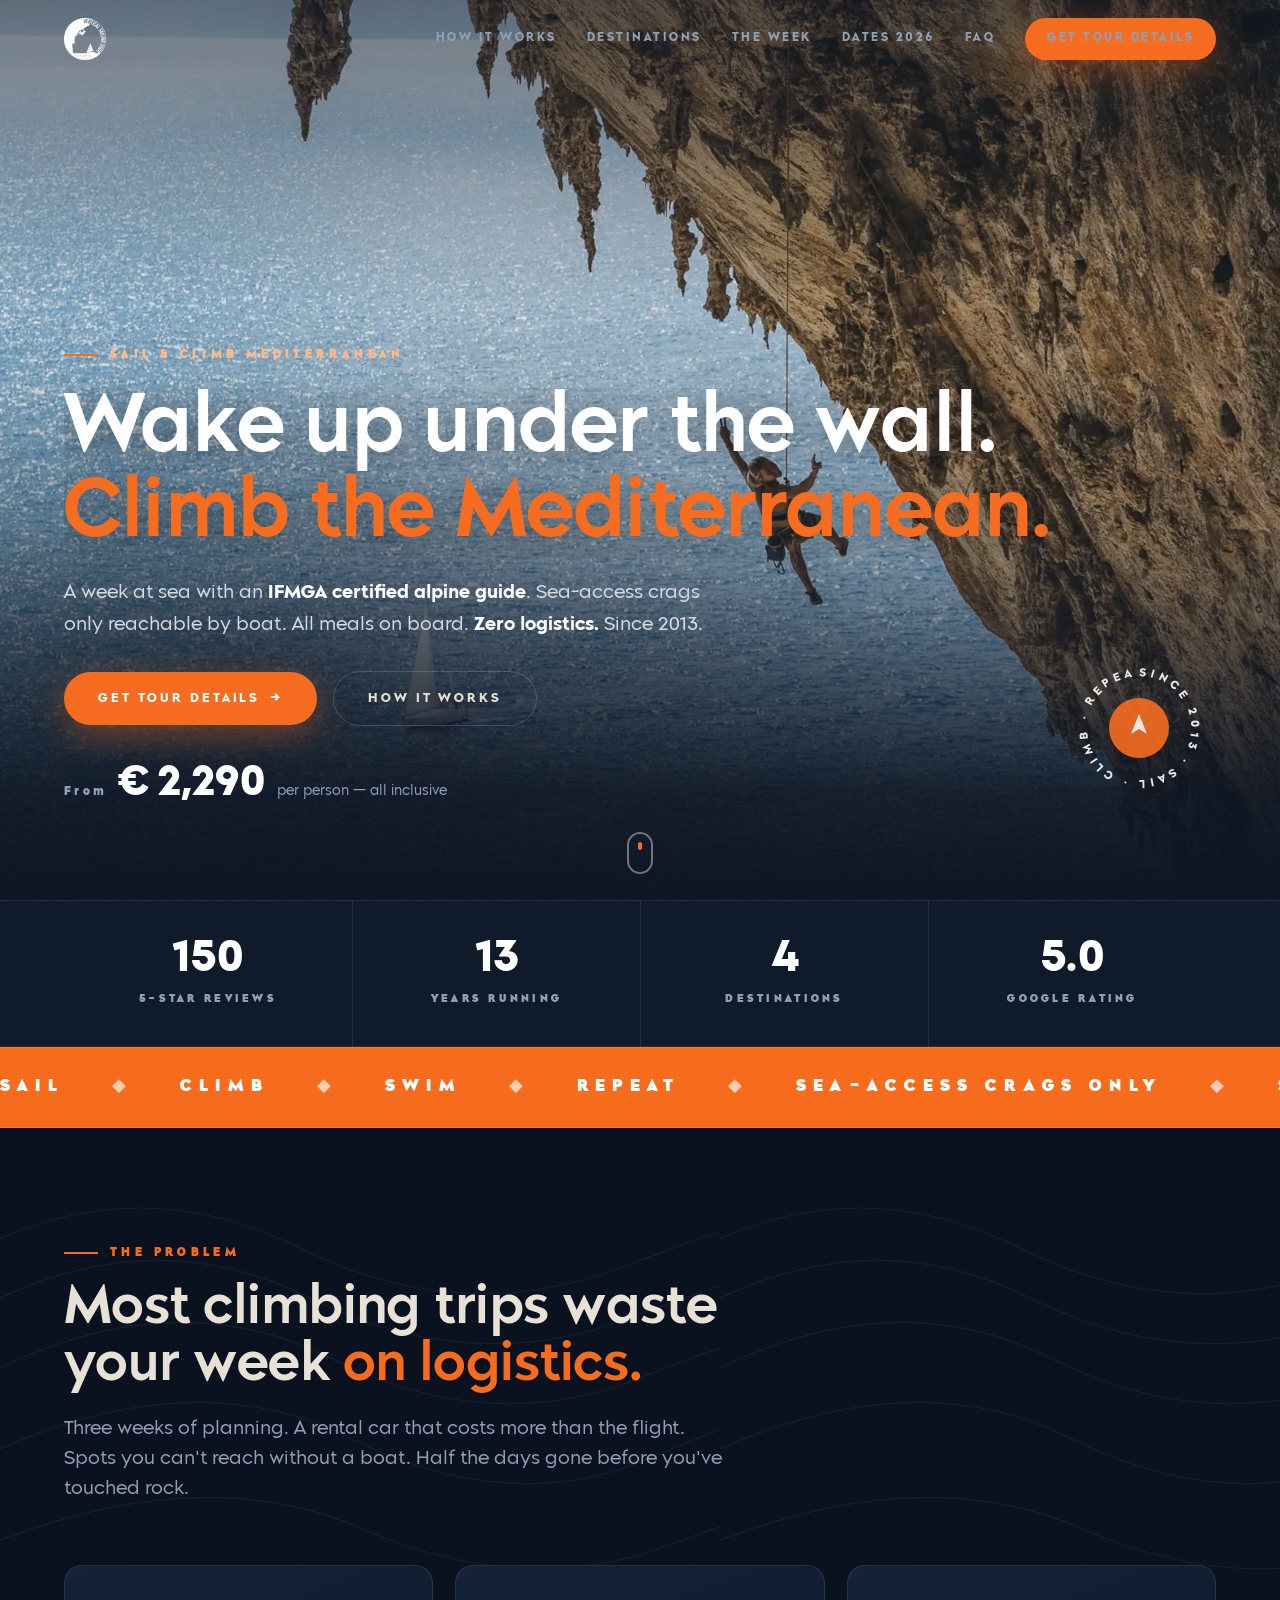
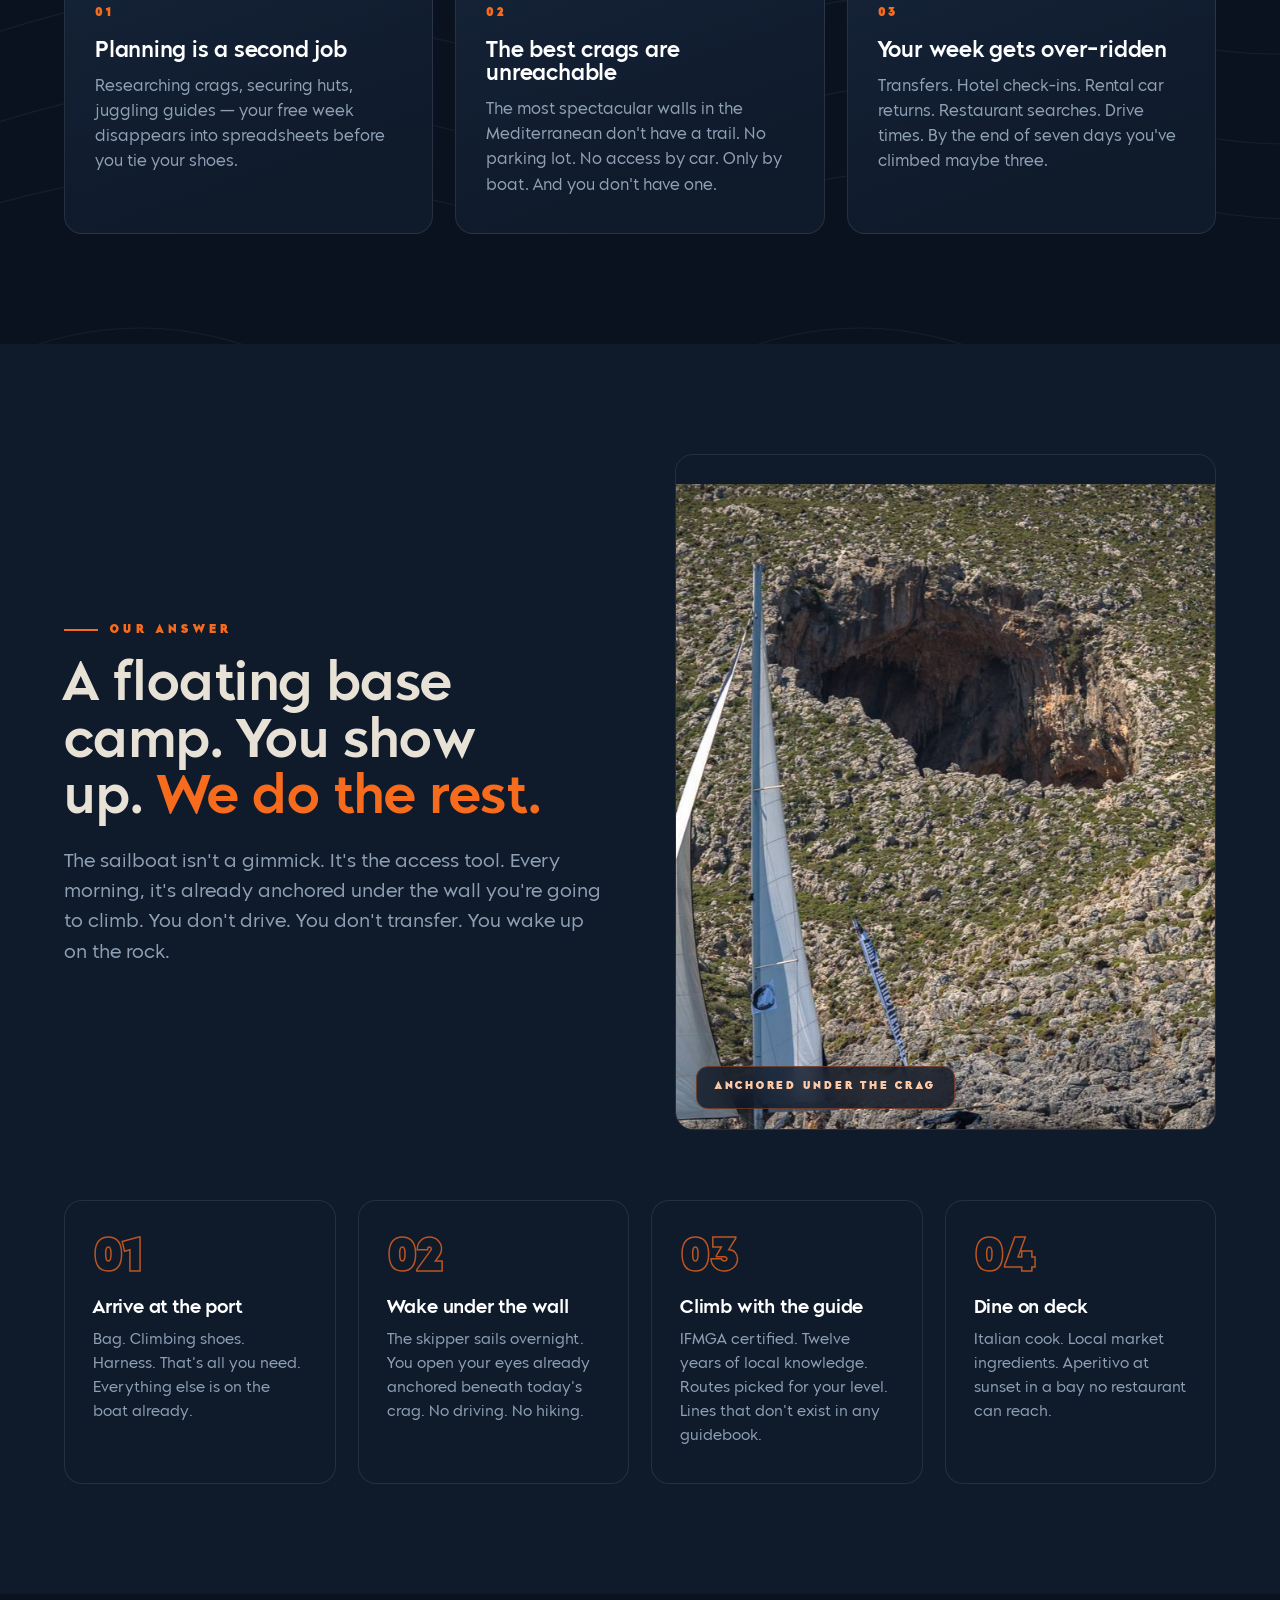
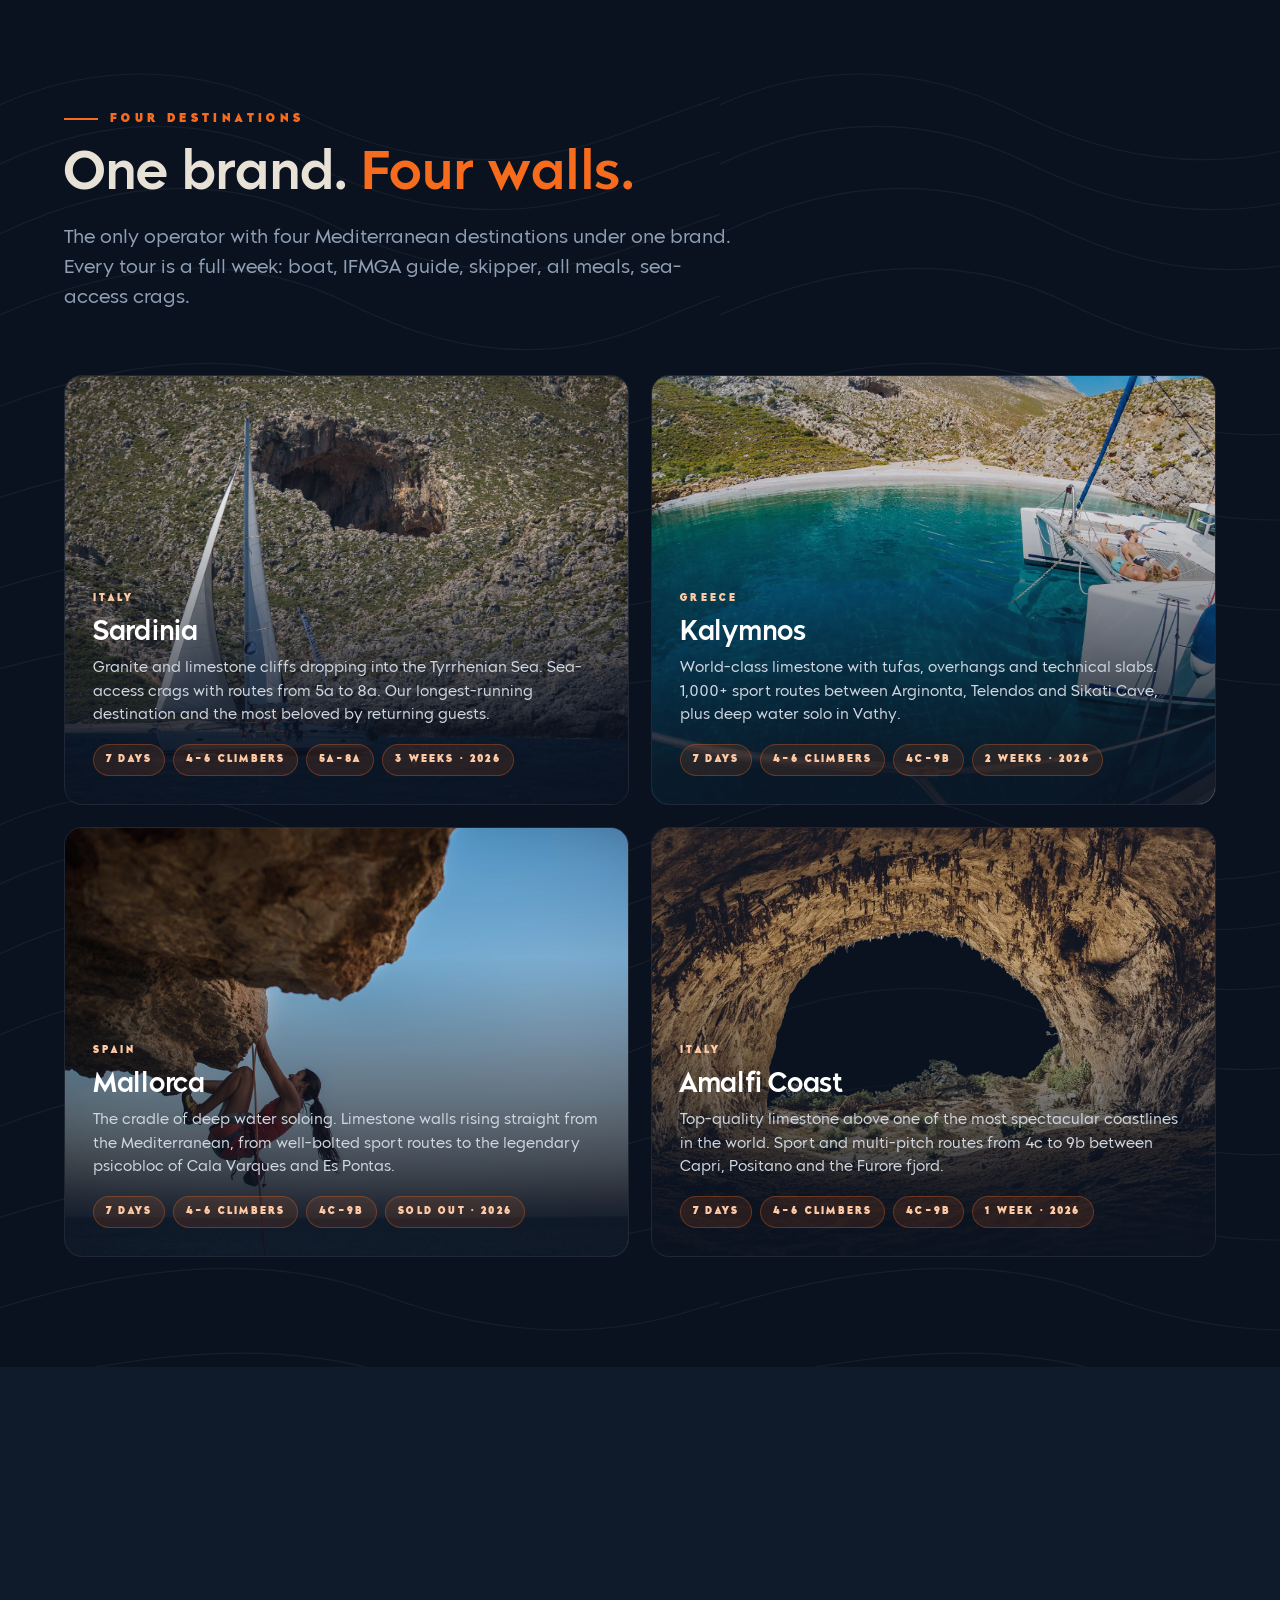
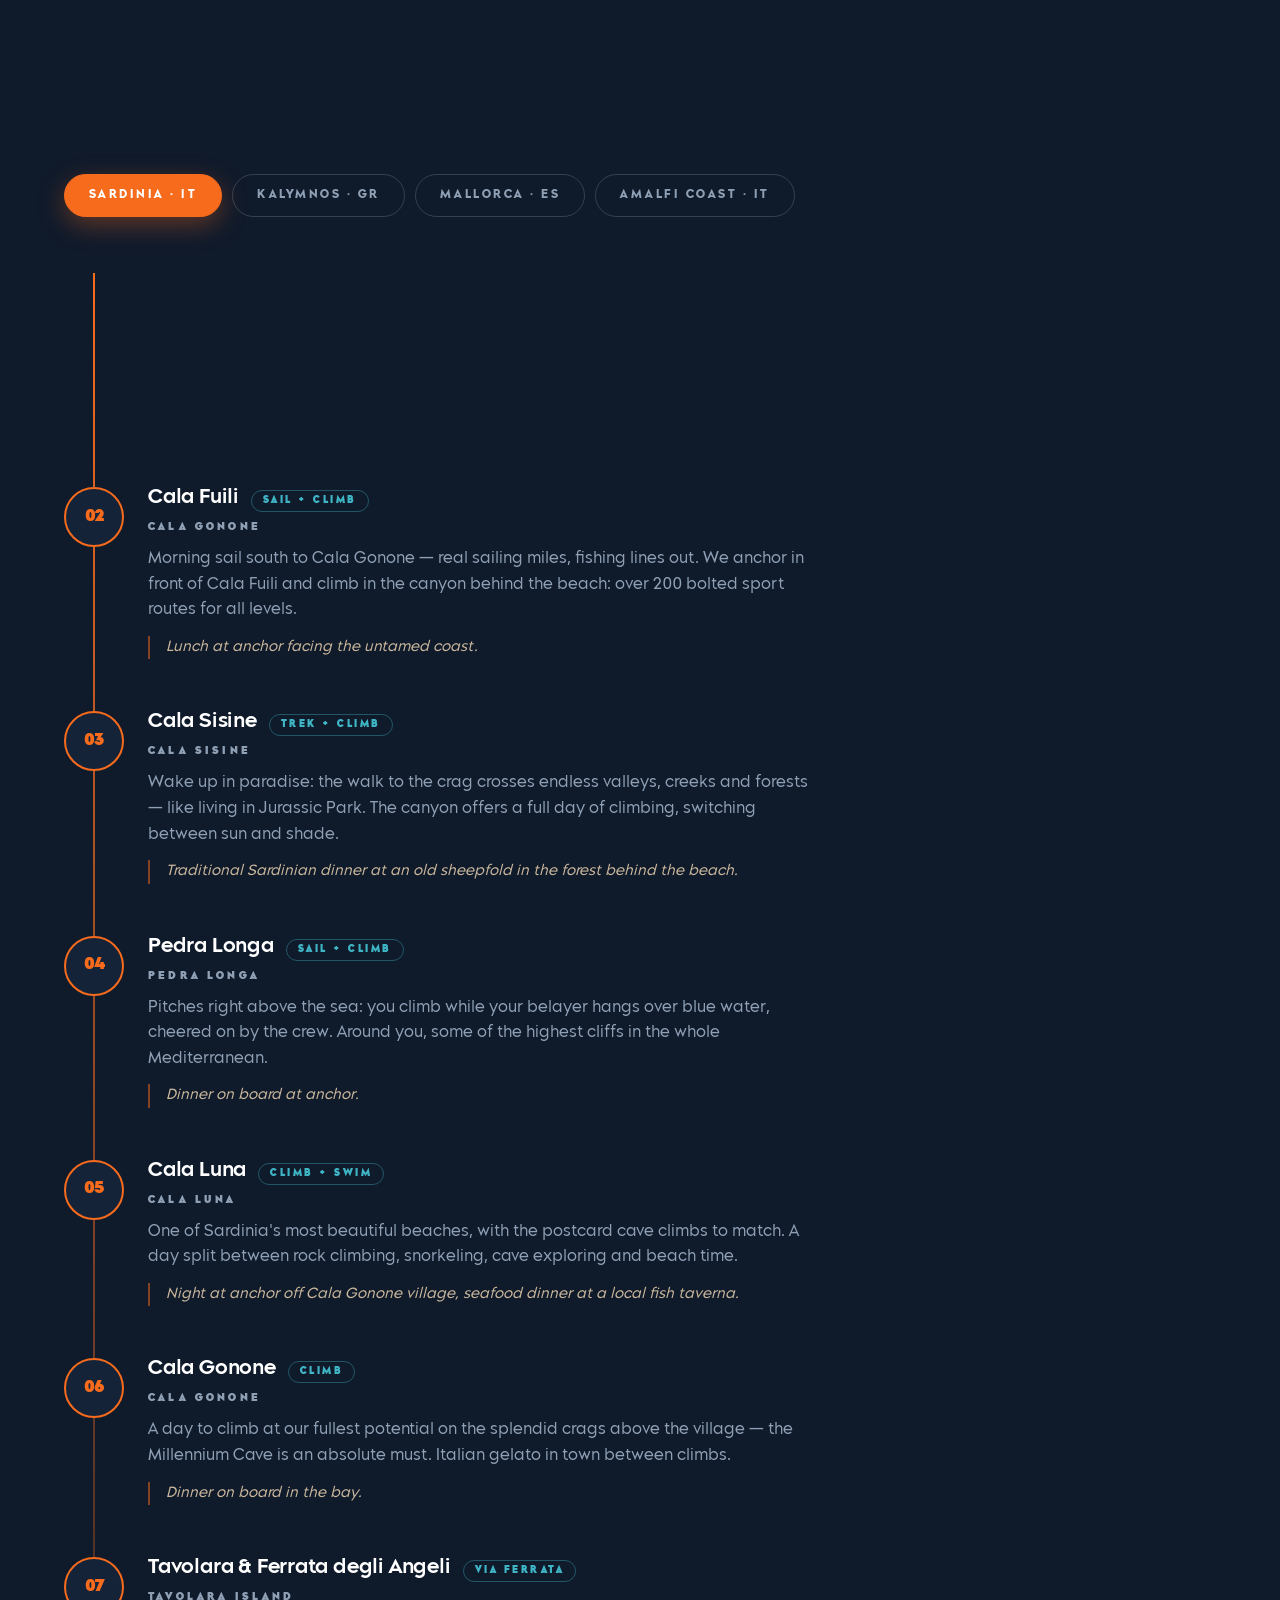
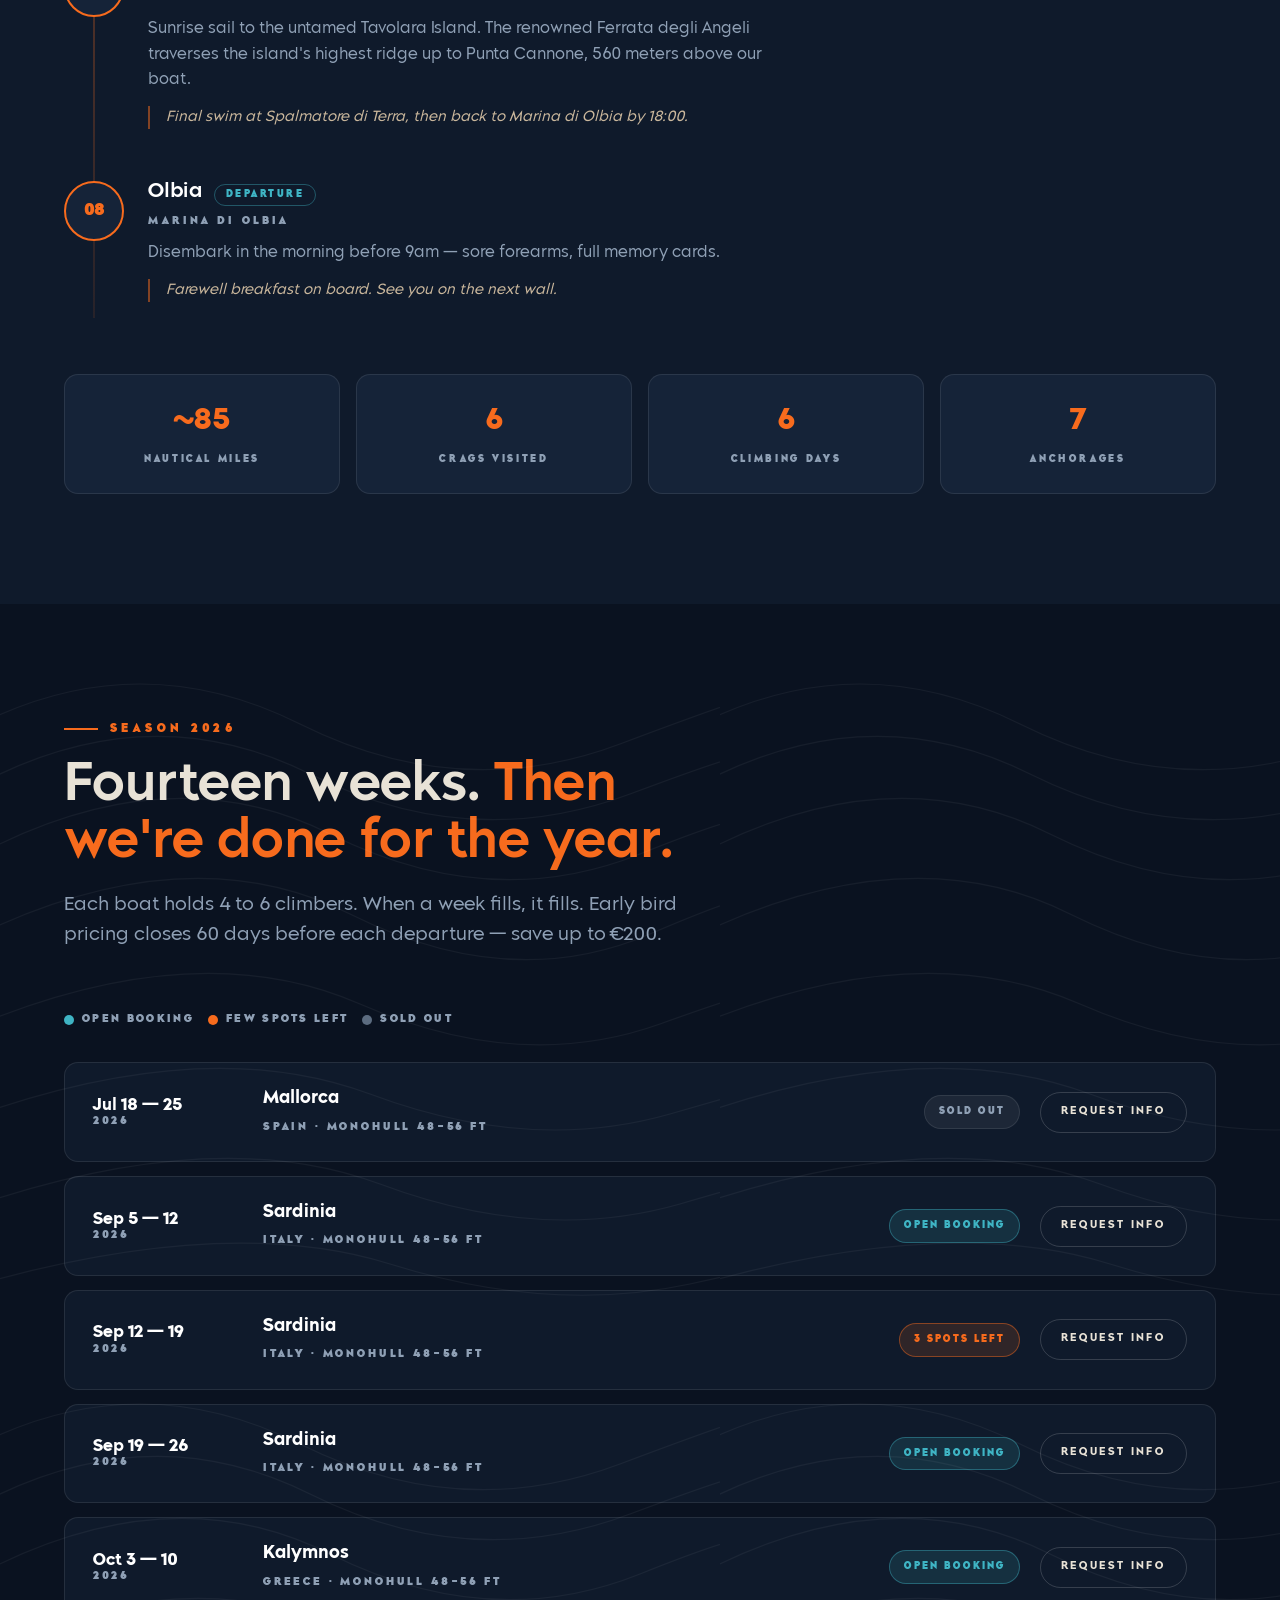
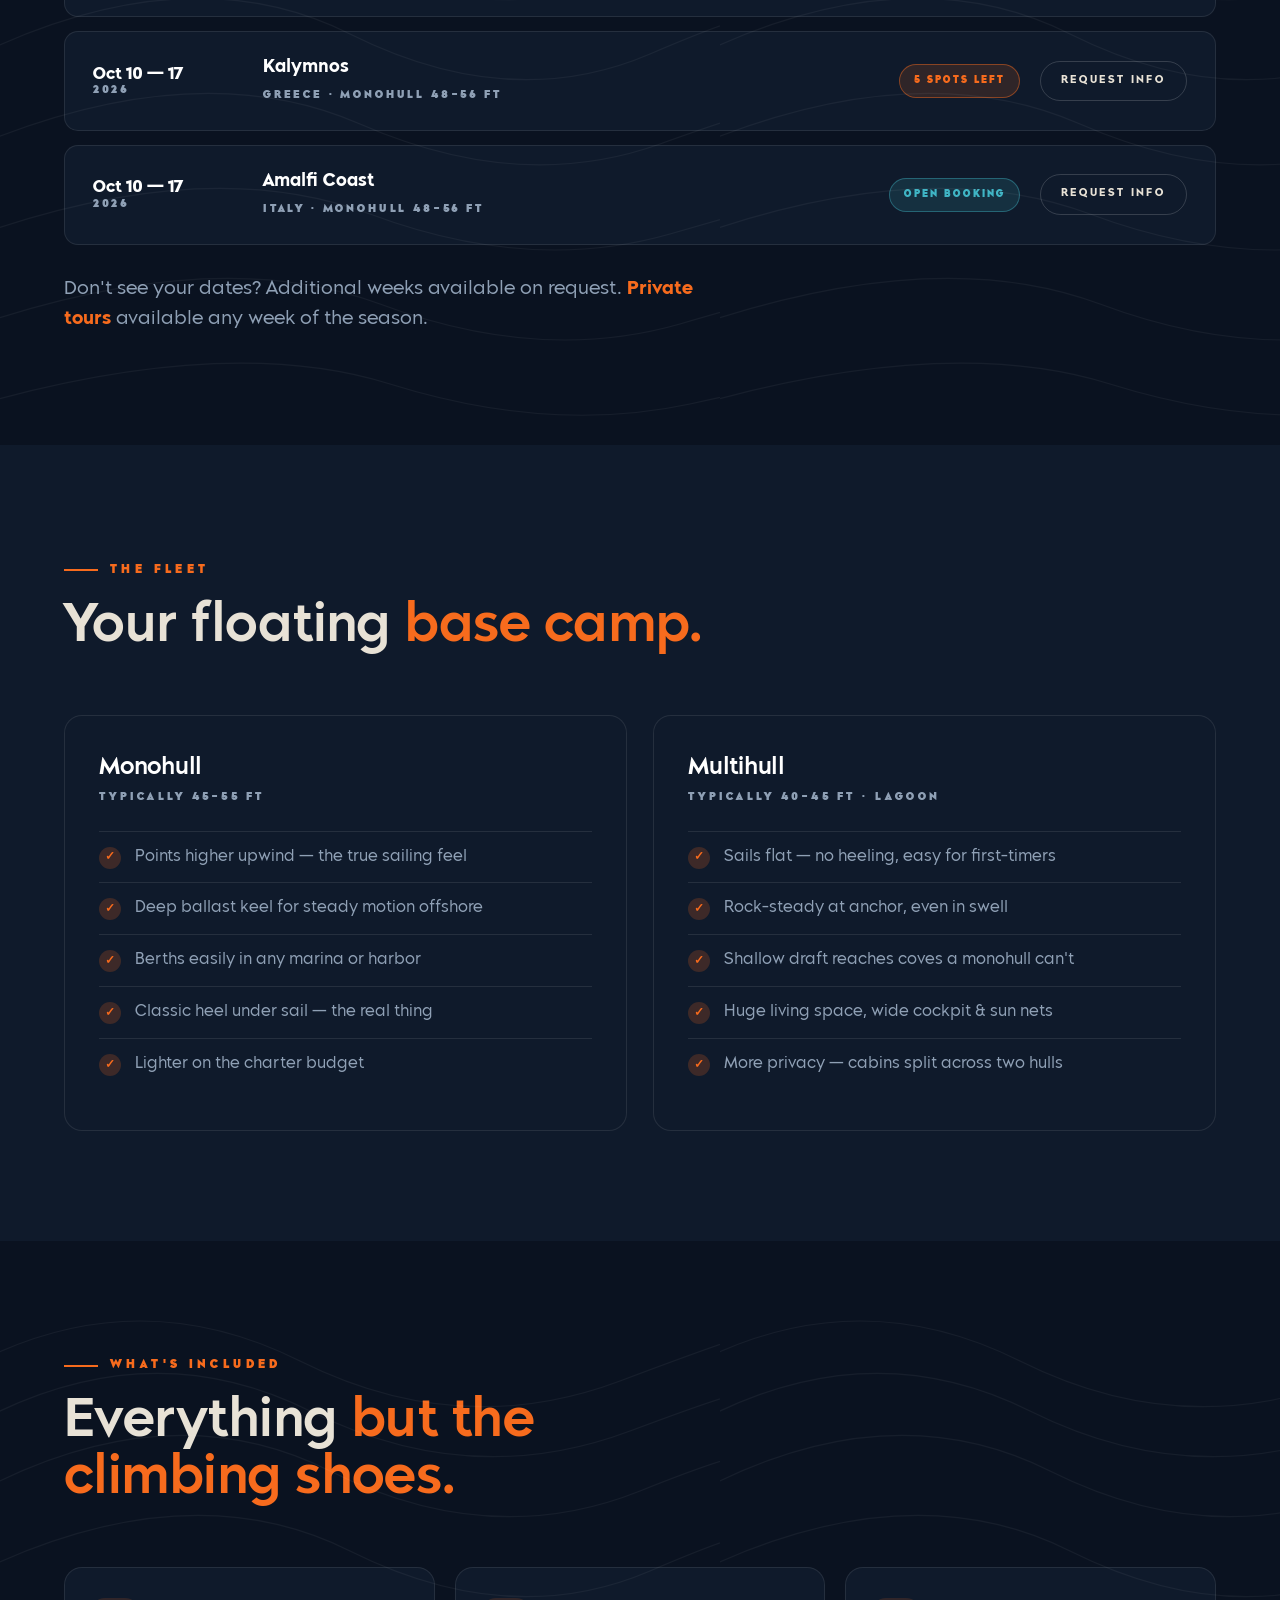
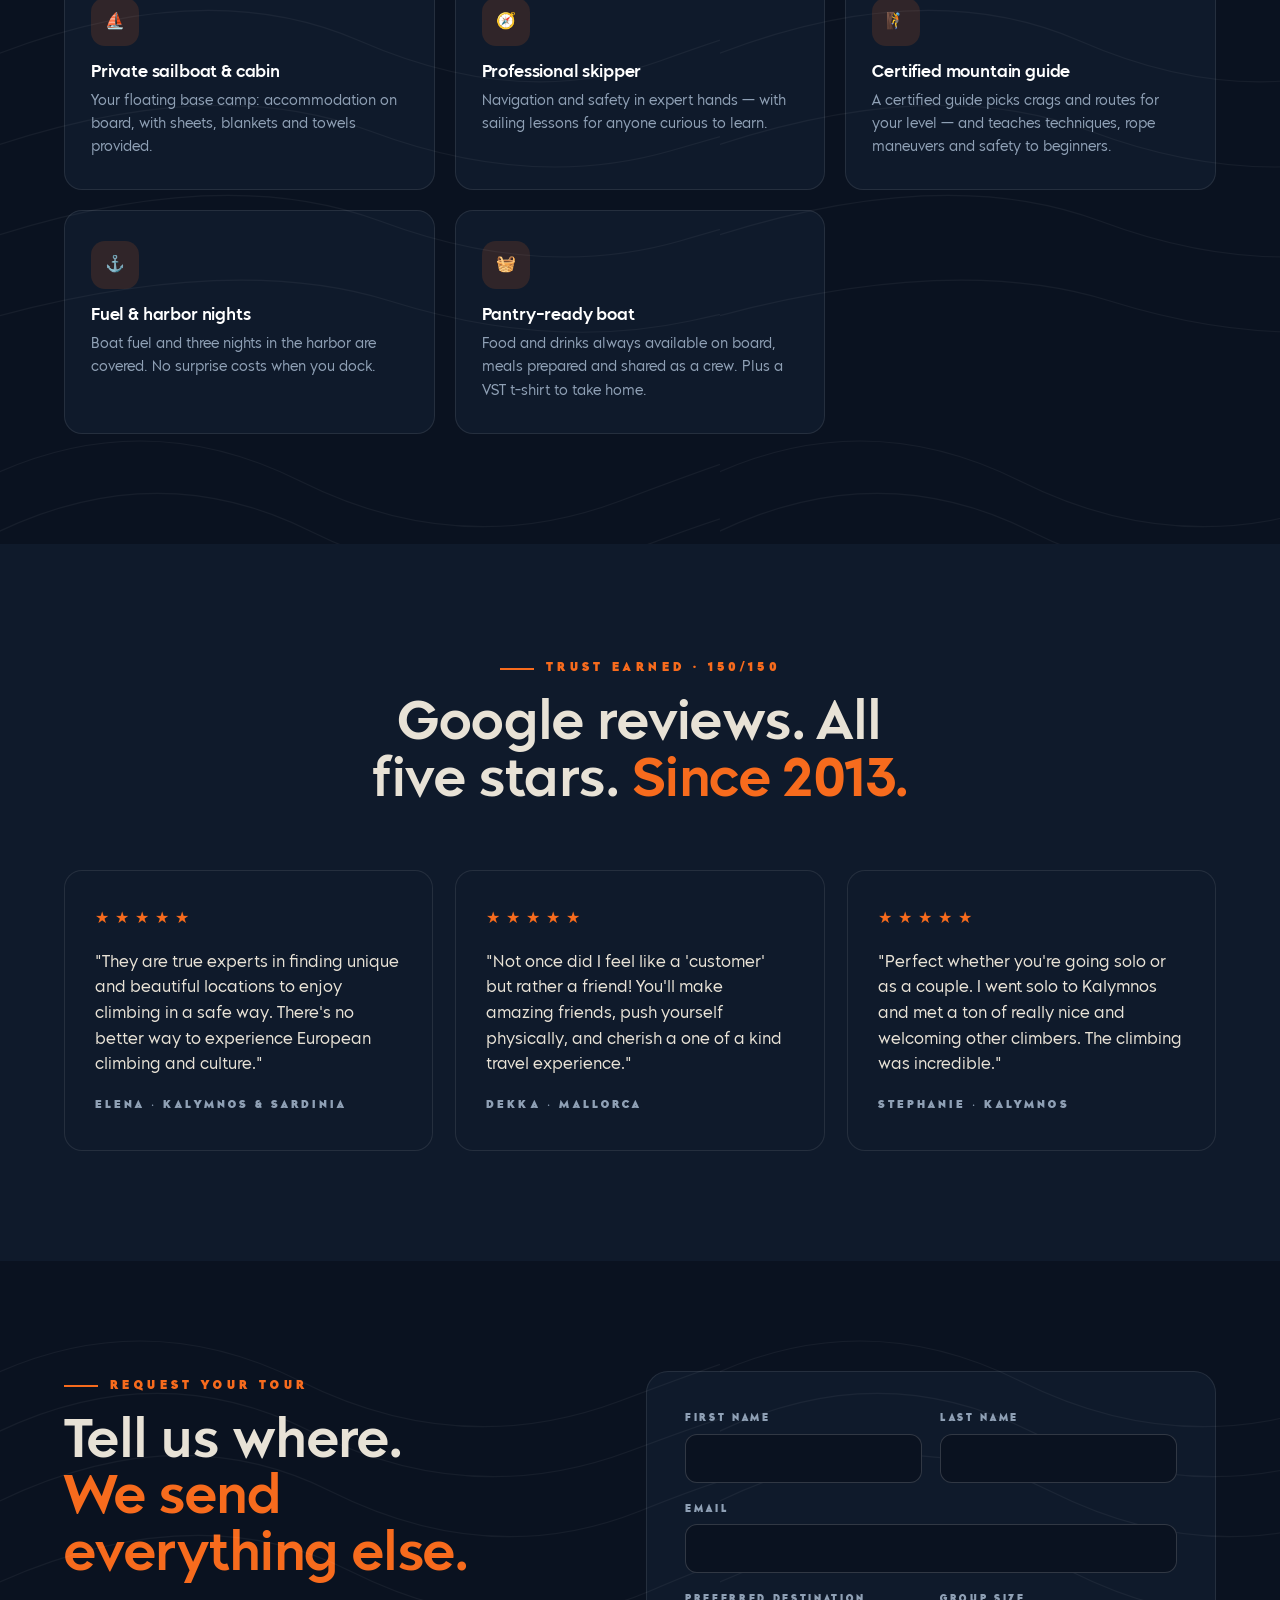
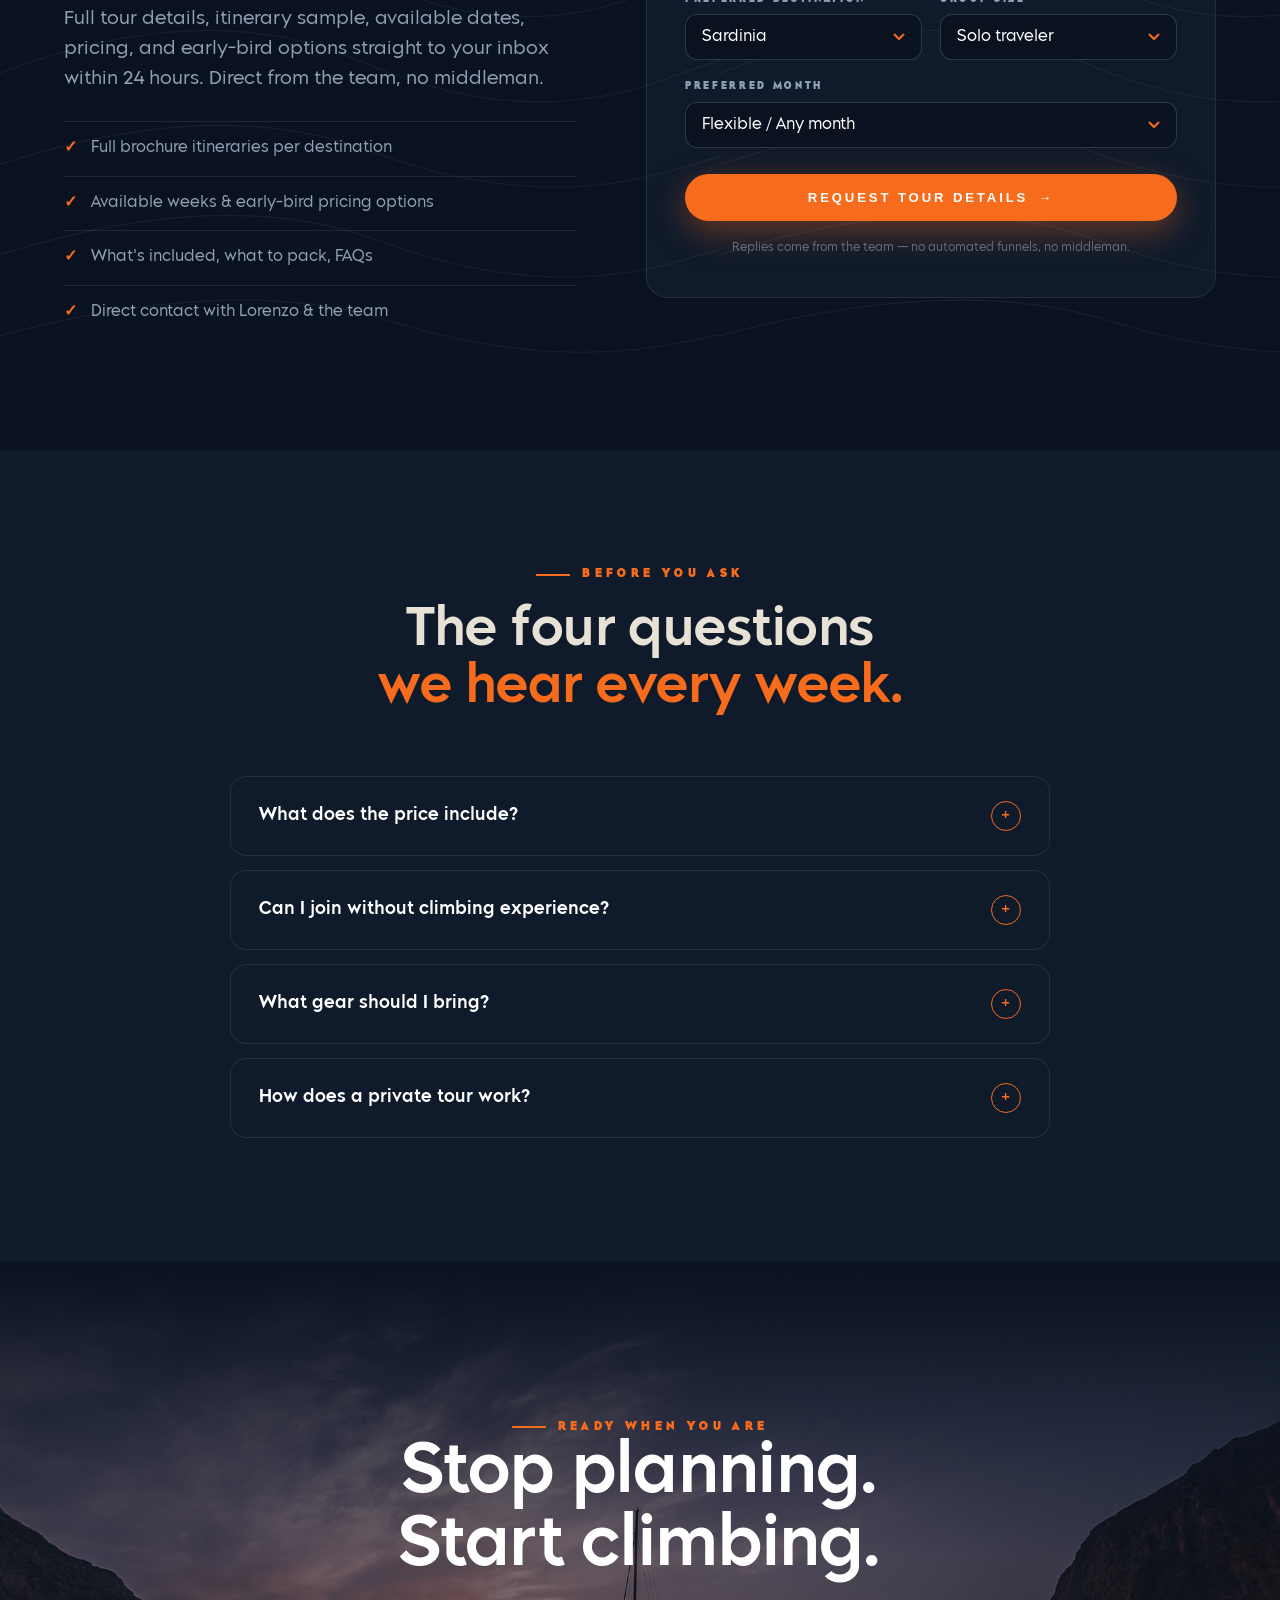
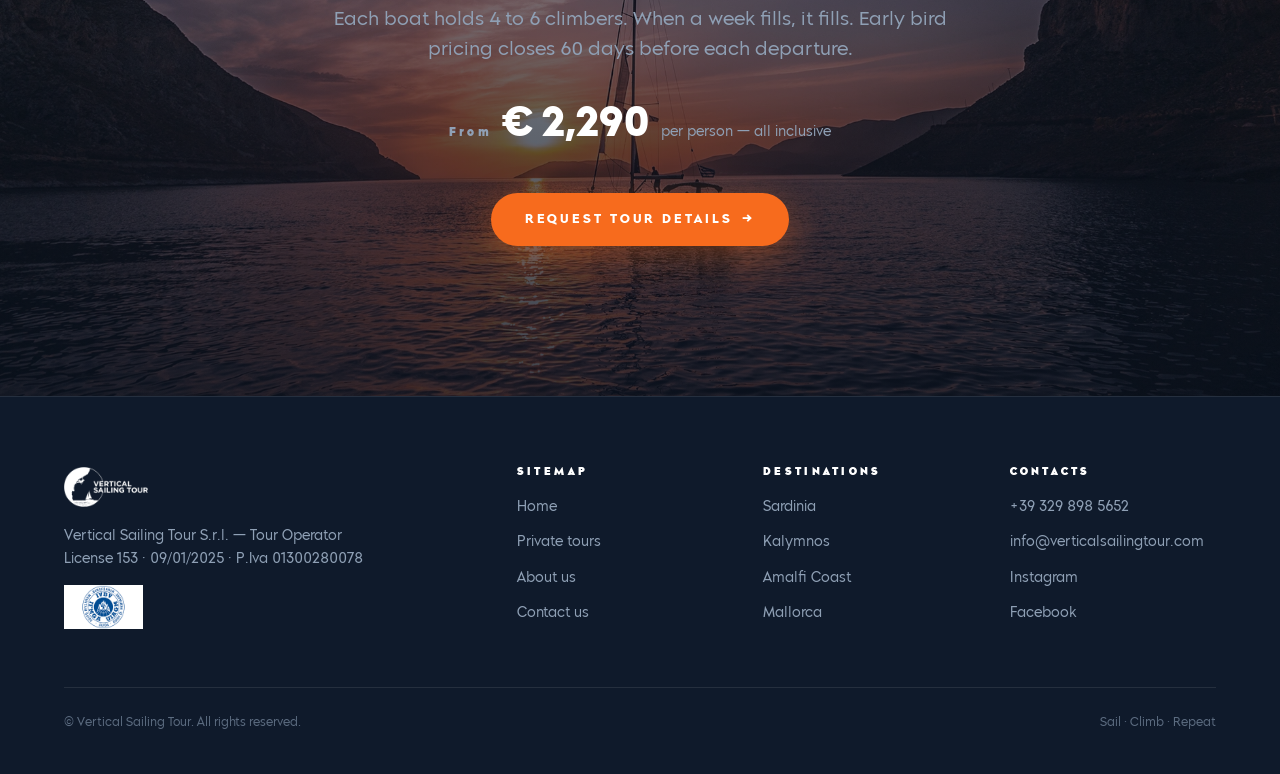
<file: sail-climb-mediterranean/index.html>
<!doctype html>
<html lang="en">
<head>
<meta charset="utf-8">
<meta name="viewport" content="width=device-width, initial-scale=1">
<title>Sail &amp; Climb Mediterranean — Vertical Sailing Tour</title>
<meta name="description" content="Wake up under the wall. Climb the Mediterranean. A week at sea with an IFMGA certified alpine guide — sea-access crags, all meals on board, zero logistics. From €2,290.">
<meta property="og:title" content="Sail & Climb Mediterranean — Vertical Sailing Tour">
<meta property="og:description" content="Wake up under the wall. Climb the Mediterranean. Sailing + climbing weeks in Sardinia, Kalymnos, Mallorca and the Amalfi Coast.">
<meta property="og:image" content="../assets/img/hero-climber-sail.webp">
<meta property="og:type" content="website">
<link rel="icon" type="image/png" href="../assets/img/logo-orange.png">
<link rel="stylesheet" href="../assets/css/style.css">
</head>
<body>
<div id="progress"></div>

<nav>
  <div class="wrap nav-inner">
    <a class="nav-logo" href="https://verticalsailingtour.com/"><img src="../assets/img/logo-white.png" alt="Vertical Sailing Tour"></a>
    <div class="nav-links">
      <a href="#how">How it works</a>
      <a href="#destinations">Destinations</a>
      <a href="#itinerary">The week</a>
      <a href="#dates">Dates 2026</a>
      <a href="#faq">FAQ</a>
      <a class="btn btn-primary nav-cta" href="#request">Get tour details</a>
    </div>
  </div>
</nav>

<!-- ================= HERO ================= -->
<header class="hero">
  <div class="hero-bg" style="background-image:url('../assets/img/hero-climber-sail.webp')"></div>
  <div class="hero-shade"></div>

  <svg class="spin-badge" viewBox="0 0 128 128" aria-hidden="true">
    <defs><path id="circ" d="M64 12a52 52 0 1 1 0 104a52 52 0 1 1 0-104"/></defs>
    <circle class="core" cx="64" cy="64" r="30"/>
    <text><textPath href="#circ">SINCE 2013 · SAIL · CLIMB · REPEAT ·&#160;</textPath></text>
    <path d="M64 50 L72 70 L64 65 L56 70 Z" fill="#fff"/>
  </svg>

  <div class="hero-inner">
    <div class="wrap">
      <span class="overline">Sail &amp; Climb Mediterranean</span>
      <h1 class="display line-reveal">
        <span class="line"><span>Wake up under the wall.</span></span>
        <span class="line"><span><em>Climb the Mediterranean.</em></span></span>
      </h1>
      <p class="hero-sub">A week at sea with an <strong>IFMGA certified alpine guide</strong>. Sea-access crags only reachable by boat. All meals on board. <strong>Zero logistics.</strong> Since 2013.</p>
      <div class="hero-ctas">
        <a class="btn btn-primary" href="#request">Get tour details <span class="arrow">→</span></a>
        <a class="btn btn-ghost" href="#how">How it works</a>
      </div>
      <div class="price-tag">
        <span class="from">From</span>
        <span class="amount">€ 2,290</span>
        <span class="per">per person — all inclusive</span>
      </div>
    </div>
  </div>
  <div class="scroll-hint" aria-hidden="true"></div>
</header>

<!-- ================= STATS ================= -->
<div class="stats">
  <div class="wrap stats-grid">
    <div class="stat"><b data-count="150"></b><span>5-star reviews</span></div>
    <div class="stat"><b data-count="13"></b><span>years running</span></div>
    <div class="stat"><b data-count="4"></b><span>destinations</span></div>
    <div class="stat"><b>5.0</b><span>google rating</span></div>
  </div>
</div>

<div class="marquee" aria-hidden="true">
  <div class="marquee-track">
    <span>Sail</span><span class="dot">◆</span><span>Climb</span><span class="dot">◆</span><span>Swim</span><span class="dot">◆</span><span>Repeat</span><span class="dot">◆</span><span>Sea-access crags only</span><span class="dot">◆</span>
    <span>Sail</span><span class="dot">◆</span><span>Climb</span><span class="dot">◆</span><span>Swim</span><span class="dot">◆</span><span>Repeat</span><span class="dot">◆</span><span>Sea-access crags only</span><span class="dot">◆</span>
  </div>
</div>

<!-- ================= PROBLEM ================= -->
<section>
  <div class="topo"></div>
  <div class="wrap">
    <div class="section-head reveal">
      <span class="overline">The problem</span>
      <h2 class="h2">Most climbing trips waste your week <em>on logistics.</em></h2>
      <p class="lead">Three weeks of planning. A rental car that costs more than the flight. Spots you can't reach without a boat. Half the days gone before you've touched rock.</p>
    </div>
    <div class="cards c3 stagger">
      <div class="card">
        <span class="idx">01</span>
        <h3>Planning is a second job</h3>
        <p>Researching crags, securing huts, juggling guides — your free week disappears into spreadsheets before you tie your shoes.</p>
      </div>
      <div class="card">
        <span class="idx">02</span>
        <h3>The best crags are unreachable</h3>
        <p>The most spectacular walls in the Mediterranean don't have a trail. No parking lot. No access by car. Only by boat. And you don't have one.</p>
      </div>
      <div class="card">
        <span class="idx">03</span>
        <h3>Your week gets over-ridden</h3>
        <p>Transfers. Hotel check-ins. Rental car returns. Restaurant searches. Drive times. By the end of seven days you've climbed maybe three.</p>
      </div>
    </div>
  </div>
</section>

<!-- ================= ANSWER ================= -->
<section id="how" style="background:var(--ink-2)">
  <div class="wrap">
    <div class="split" style="margin-bottom:70px">
      <div class="section-head reveal" style="margin-bottom:0">
        <span class="overline">Our answer</span>
        <h2 class="h2">A floating base camp. You show up. <em>We do the rest.</em></h2>
        <p class="lead">The sailboat isn't a gimmick. It's the access tool. Every morning, it's already anchored under the wall you're going to climb. You don't drive. You don't transfer. You wake up on the rock.</p>
      </div>
      <div class="split-img reveal">
        <img src="../assets/img/sail-cliff.jpg" alt="VST sailboat anchored under a climbing crag" loading="lazy">
        <span class="tag">Anchored under the crag</span>
      </div>
    </div>
    <div class="steps stagger">
      <div class="step"><span class="num">01</span><h3>Arrive at the port</h3><p>Bag. Climbing shoes. Harness. That's all you need. Everything else is on the boat already.</p></div>
      <div class="step"><span class="num">02</span><h3>Wake under the wall</h3><p>The skipper sails overnight. You open your eyes already anchored beneath today's crag. No driving. No hiking.</p></div>
      <div class="step"><span class="num">03</span><h3>Climb with the guide</h3><p>IFMGA certified. Twelve years of local knowledge. Routes picked for your level. Lines that don't exist in any guidebook.</p></div>
      <div class="step"><span class="num">04</span><h3>Dine on deck</h3><p>Italian cook. Local market ingredients. Aperitivo at sunset in a bay no restaurant can reach.</p></div>
    </div>
  </div>
</section>

<!-- ================= DESTINATIONS ================= -->
<section id="destinations">
  <div class="topo"></div>
  <div class="wrap">
    <div class="section-head reveal">
      <span class="overline">Four destinations</span>
      <h2 class="h2">One brand. <em>Four walls.</em></h2>
      <p class="lead">The only operator with four Mediterranean destinations under one brand. Every tour is a full week: boat, IFMGA guide, skipper, all meals, sea-access crags.</p>
    </div>
    <div class="cards c2 stagger">
      <div class="photo-card">
        <div class="pc-bg" style="background-image:url('../assets/img/sail-cliff.jpg')"></div>
        <div class="pc-shade"></div>
        <div class="pc-body">
          <span class="flag">Italy</span>
          <h3>Sardinia</h3>
          <p>Granite and limestone cliffs dropping into the Tyrrhenian Sea. Sea-access crags with routes from 5a to 8a. Our longest-running destination and the most beloved by returning guests.</p>
          <div class="pc-meta"><span class="chip">7 days</span><span class="chip">4-6 climbers</span><span class="chip">5a-8a</span><span class="chip">3 weeks · 2026</span></div>
        </div>
      </div>
      <div class="photo-card">
        <div class="pc-bg" style="background-image:url('../assets/img/catamaran-bay.webp')"></div>
        <div class="pc-shade"></div>
        <div class="pc-body">
          <span class="flag">Greece</span>
          <h3>Kalymnos</h3>
          <p>World-class limestone with tufas, overhangs and technical slabs. 1,000+ sport routes between Arginonta, Telendos and Sikati Cave, plus deep water solo in Vathy.</p>
          <div class="pc-meta"><span class="chip">7 days</span><span class="chip">4-6 climbers</span><span class="chip">4c-9b</span><span class="chip">2 weeks · 2026</span></div>
        </div>
      </div>
      <div class="photo-card">
        <div class="pc-bg" style="background-image:url('../assets/img/dws-climber.webp')"></div>
        <div class="pc-shade"></div>
        <div class="pc-body">
          <span class="flag">Spain</span>
          <h3>Mallorca</h3>
          <p>The cradle of deep water soloing. Limestone walls rising straight from the Mediterranean, from well-bolted sport routes to the legendary psicobloc of Cala Varques and Es Pontas.</p>
          <div class="pc-meta"><span class="chip">7 days</span><span class="chip">4-6 climbers</span><span class="chip">4c-9b</span><span class="chip">Sold out · 2026</span></div>
        </div>
      </div>
      <div class="photo-card">
        <div class="pc-bg" style="background-image:url('../assets/img/cave.webp')"></div>
        <div class="pc-shade"></div>
        <div class="pc-body">
          <span class="flag">Italy</span>
          <h3>Amalfi Coast</h3>
          <p>Top-quality limestone above one of the most spectacular coastlines in the world. Sport and multi-pitch routes from 4c to 9b between Capri, Positano and the Furore fjord.</p>
          <div class="pc-meta"><span class="chip">7 days</span><span class="chip">4-6 climbers</span><span class="chip">4c-9b</span><span class="chip">1 week · 2026</span></div>
        </div>
      </div>
    </div>
  </div>
</section>

<!-- ================= ITINERARIES ================= -->
<section id="itinerary" style="background:var(--ink-2)">
  <div class="wrap">
    <div class="section-head reveal">
      <span class="overline">The week</span>
      <h2 class="h2">What a week <em>actually looks like.</em></h2>
      <p class="lead">Day-by-day itinerary for each destination. Real crags, real spots. Routes are picked by the guide based on your group's level each morning.</p>
    </div>
    <div id="itineraries"></div>
  </div>
</section>

<!-- ================= SEASON / DATES ================= -->
<section id="dates">
  <div class="topo"></div>
  <div class="wrap">
    <div class="section-head reveal">
      <span class="overline">Season 2026</span>
      <h2 class="h2">Fourteen weeks. <em>Then we're done for the year.</em></h2>
      <p class="lead">Each boat holds 4 to 6 climbers. When a week fills, it fills. Early bird pricing closes 60 days before each departure — save up to €200.</p>
    </div>
    <div class="legend reveal">
      <span><i style="background:var(--sea)"></i>Open booking</span>
      <span><i style="background:var(--orange)"></i>Few spots left</span>
      <span><i style="background:var(--muted-dark)"></i>Sold out</span>
    </div>
    <div class="dep-list" id="departures"></div>
    <p class="lead reveal" style="margin-top:30px">Don't see your dates? Additional weeks available on request. <a href="../private-tour-mediterranean/" style="color:var(--orange);font-weight:700">Private tours</a> available any week of the season.</p>
  </div>
</section>

<!-- ================= FLEET ================= -->
<section style="background:var(--ink-2)">
  <div class="wrap">
    <div class="section-head reveal">
      <span class="overline">The fleet</span>
      <h2 class="h2">Your floating <em>base camp.</em></h2>
    </div>
    <div class="compare">
      <div class="compare-col reveal">
        <h3>Monohull</h3>
        <span class="sub">Typically 45-55 ft</span>
        <ul>
          <li><span class="ico yes">✓</span>Points higher upwind — the true sailing feel</li>
          <li><span class="ico yes">✓</span>Deep ballast keel for steady motion offshore</li>
          <li><span class="ico yes">✓</span>Berths easily in any marina or harbor</li>
          <li><span class="ico yes">✓</span>Classic heel under sail — the real thing</li>
          <li><span class="ico yes">✓</span>Lighter on the charter budget</li>
        </ul>
      </div>
      <div class="compare-col reveal">
        <h3>Multihull</h3>
        <span class="sub">Typically 40-45 ft · Lagoon</span>
        <ul>
          <li><span class="ico yes">✓</span>Sails flat — no heeling, easy for first-timers</li>
          <li><span class="ico yes">✓</span>Rock-steady at anchor, even in swell</li>
          <li><span class="ico yes">✓</span>Shallow draft reaches coves a monohull can't</li>
          <li><span class="ico yes">✓</span>Huge living space, wide cockpit &amp; sun nets</li>
          <li><span class="ico yes">✓</span>More privacy — cabins split across two hulls</li>
        </ul>
      </div>
    </div>
  </div>
</section>

<!-- ================= INCLUDED ================= -->
<section>
  <div class="topo"></div>
  <div class="wrap">
    <div class="section-head reveal">
      <span class="overline">What's included</span>
      <h2 class="h2">Everything <em>but the climbing shoes.</em></h2>
    </div>
    <div class="inc-grid stagger">
      <div class="inc"><div class="ico">⛵</div><h3>Private sailboat &amp; cabin</h3><p>Your floating base camp: accommodation on board, with sheets, blankets and towels provided.</p></div>
      <div class="inc"><div class="ico">🧭</div><h3>Professional skipper</h3><p>Navigation and safety in expert hands — with sailing lessons for anyone curious to learn.</p></div>
      <div class="inc"><div class="ico">🧗</div><h3>Certified mountain guide</h3><p>A certified guide picks crags and routes for your level — and teaches techniques, rope maneuvers and safety to beginners.</p></div>
      <div class="inc"><div class="ico">⚓</div><h3>Fuel &amp; harbor nights</h3><p>Boat fuel and three nights in the harbor are covered. No surprise costs when you dock.</p></div>
      <div class="inc"><div class="ico">🧺</div><h3>Pantry-ready boat</h3><p>Food and drinks always available on board, meals prepared and shared as a crew. Plus a VST t-shirt to take home.</p></div>
    </div>
  </div>
</section>

<!-- ================= REVIEWS ================= -->
<section style="background:var(--ink-2)">
  <div class="wrap">
    <div class="section-head reveal center" style="margin-inline:auto">
      <span class="overline">Trust earned · 150/150</span>
      <h2 class="h2">Google reviews. All five stars. <em>Since 2013.</em></h2>
    </div>
    <div class="reviews stagger">
      <div class="review"><span class="starline">★★★★★</span><p>"They are true experts in finding unique and beautiful locations to enjoy climbing in a safe way. There's no better way to experience European climbing and culture."</p><span class="who">Elena ⸱ Kalymnos &amp; Sardinia</span></div>
      <div class="review"><span class="starline">★★★★★</span><p>"Not once did I feel like a 'customer' but rather a friend! You'll make amazing friends, push yourself physically, and cherish a one of a kind travel experience."</p><span class="who">Dekka ⸱ Mallorca</span></div>
      <div class="review"><span class="starline">★★★★★</span><p>"Perfect whether you're going solo or as a couple. I went solo to Kalymnos and met a ton of really nice and welcoming other climbers. The climbing was incredible."</p><span class="who">Stephanie ⸱ Kalymnos</span></div>
    </div>
  </div>
</section>

<!-- ================= FORM ================= -->
<section id="request">
  <div class="topo"></div>
  <div class="wrap form-shell">
    <div class="reveal">
      <span class="overline">Request your tour</span>
      <h2 class="h2">Tell us where. <em>We send everything else.</em></h2>
      <p class="lead" style="margin-bottom:26px">Full tour details, itinerary sample, available dates, pricing, and early-bird options straight to your inbox within 24 hours. Direct from the team, no middleman.</p>
      <div class="perk"><span class="tick">✓</span>Full brochure itineraries per destination</div>
      <div class="perk"><span class="tick">✓</span>Available weeks &amp; early-bird pricing options</div>
      <div class="perk"><span class="tick">✓</span>What's included, what to pack, FAQs</div>
      <div class="perk"><span class="tick">✓</span>Direct contact with Lorenzo &amp; the team</div>
    </div>
    <form data-vst-form novalidate="">
      <div class="field"><label for="s-fn">First name</label><input id="s-fn" name="first_name" required autocomplete="given-name"></div>
      <div class="field"><label for="s-ln">Last name</label><input id="s-ln" name="last_name" required autocomplete="family-name"></div>
      <div class="field full"><label for="s-em">Email</label><input id="s-em" name="email" type="email" required autocomplete="email"></div>
      <div class="field"><label for="s-wk">Preferred destination</label>
        <select id="s-wk" name="destination"><option>Sardinia</option><option>Kalymnos</option><option>Mallorca</option><option>Amalfi Coast</option><option>Not sure — surprise me</option></select></div>
      <div class="field"><label for="s-gs">Group size</label>
        <select id="s-gs" name="group_size"><option>Solo traveler</option><option>Couple</option><option>3 or more</option></select></div>
      <div class="field full"><label for="s-mo">Preferred month</label>
        <select id="s-mo" name="month"><option>Flexible / Any month</option><option>May</option><option>June</option><option>July</option><option>August</option><option>September</option><option>October</option></select></div>
      <button class="btn btn-primary" type="submit">Request tour details <span class="arrow">→</span></button>
      <p class="form-note">Replies come from the team — no automated funnels, no middleman.</p>
      <div class="form-ok"><b>Request received.</b>Full tour details are on their way to your inbox — within 24 hours.</div>
    </form>
  </div>
</section>

<!-- ================= FAQ ================= -->
<section id="faq" style="background:var(--ink-2)">
  <div class="wrap">
    <div class="section-head reveal center" style="margin-inline:auto">
      <span class="overline">Before you ask</span>
      <h2 class="h2">The four questions <em>we hear every week.</em></h2>
    </div>
    <div class="faq reveal">
      <details class="qa">
        <summary>What does the price include? <span class="plus">+</span></summary>
        <div class="qa-body">
          <p>Accommodation on the sailing boat, a professional Skipper and a certified Mountain Guide, pantry-ready service, three nights in the harbor, boat fuel — and a Vertical Sailing Tour t-shirt.</p>
          <p>Not included: travel to and from the harbor, meals on land, and the €300 onboard payment, collected in cash at boarding to cover shared pantry and boat expenses with full transparency.</p>
        </div>
      </details>
      <details class="qa">
        <summary>Can I join without climbing experience? <span class="plus">+</span></summary>
        <div class="qa-body">
          <p>Yes. A Mountain Guide is on board to teach climbing techniques, rope maneuvers and safety procedures.</p>
          <p>Crags are selected with a wide range of grades, so everyone finds routes that match their level — beginners climb with full guidance, experienced climbers push their grade. Deep water soloing is best suited for climbers comfortable on 6b or higher.</p>
        </div>
      </details>
      <details class="qa">
        <summary>What gear should I bring? <span class="plus">+</span></summary>
        <div class="qa-body">
          <p>Climbing shoes, harness, helmet and chalk bag. One 70m single rope and a set of 12 quickdraws are enough for a climbing team — and both can be rented for the week for €80.</p>
          <p>Pack everything in a soft bag (no rigid suitcases on board), with hiking shoes, a swimsuit, a warm layer and sunscreen. Sheets, blankets and towels are provided.</p>
        </div>
      </details>
      <details class="qa">
        <summary>How does a private tour work? <span class="plus">+</span></summary>
        <div class="qa-body">
          <p>You customize everything: dates, destination, boat, onboard professionals and itinerary. A private tour typically becomes cost-effective from 6 guests, but smaller groups and couples are possible too.</p>
          <p>You can add a hostess/cook for meals and cleaning, and highly experienced groups can opt to sail without a guide to lower costs. Non-climbers are welcome: snorkeling, trekking, beach life and chilling on board. <a href="../private-tour-mediterranean/" style="color:var(--orange)">See the private tour page →</a></p>
        </div>
      </details>
    </div>
  </div>
</section>

<!-- ================= FINAL CTA ================= -->
<section class="final">
  <div class="final-bg" style="background-image:url('../assets/img/sunset-bay.webp')"></div>
  <div class="final-shade"></div>
  <div class="wrap">
    <span class="overline reveal">Ready when you are</span>
    <h2 class="reveal">Stop planning.<br>Start climbing.</h2>
    <p class="lead reveal">Each boat holds 4 to 6 climbers. When a week fills, it fills. Early bird pricing closes 60 days before each departure.</p>
    <div class="price-tag reveal"><span class="from">From</span><span class="amount">€ 2,290</span><span class="per">per person — all inclusive</span></div>
    <div class="reveal" style="margin-top:34px"><a class="btn btn-primary" href="#request">Request tour details <span class="arrow">→</span></a></div>
  </div>
</section>

<!-- ================= FOOTER ================= -->
<footer>
  <div class="wrap">
    <div class="foot-grid">
      <div>
        <img src="../assets/img/logo-esteso.png" alt="Vertical Sailing Tour">
        <p>Vertical Sailing Tour S.r.l. — Tour Operator<br>License 153 · 09/01/2025 · P.Iva 01300280078</p>
        <p style="margin-top:14px"><img src="../assets/img/ifmga.png" alt="IFMGA certified" style="height:44px;width:auto;margin:0"></p>
      </div>
      <div>
        <h4>Sitemap</h4>
        <ul>
          <li><a href="https://verticalsailingtour.com/">Home</a></li>
          <li><a href="../private-tour-mediterranean/">Private tours</a></li>
          <li><a href="https://verticalsailingtour.com/about-us/">About us</a></li>
          <li><a href="https://verticalsailingtour.com/contact-us/">Contact us</a></li>
        </ul>
      </div>
      <div>
        <h4>Destinations</h4>
        <ul>
          <li><a href="https://verticalsailingtour.com/sardinia-sailing-climbing/">Sardinia</a></li>
          <li><a href="https://verticalsailingtour.com/kalymnos-sailing-climbing/">Kalymnos</a></li>
          <li><a href="https://verticalsailingtour.com/amalfi-coast-sailing-climbing/">Amalfi Coast</a></li>
          <li><a href="https://verticalsailingtour.com/mallorca-sailing-climbing/">Mallorca</a></li>
        </ul>
      </div>
      <div>
        <h4>Contacts</h4>
        <ul>
          <li><a href="tel:+393298985652">+39 329 898 5652</a></li>
          <li><a href="mailto:info@verticalsailingtour.com">info@verticalsailingtour.com</a></li>
          <li><a href="https://www.instagram.com/verticalsailingtour/" target="_blank" rel="noopener">Instagram</a></li>
          <li><a href="https://www.facebook.com/verticalsailing/" target="_blank" rel="noopener">Facebook</a></li>
        </ul>
      </div>
    </div>
    <div class="foot-bottom">
      <span>© Vertical Sailing Tour. All rights reserved.</span>
      <span>Sail · Climb · Repeat</span>
    </div>
  </div>
</footer>

<script src="../assets/js/data.js"></script>
<script src="../assets/js/main.js"></script>
</body>
</html>
</file>
<file: assets/css/style.css>
/* ============================================================
   VERTICAL SAILING TOUR — Landing pages
   Brand: Morn typeface · orange #f76b1d · cinematic dark
   ============================================================ */

/* ---------- Fonts ---------- */
@font-face{font-family:'Morn';src:url('../fonts/Morn-Regular.woff2') format('woff2');font-weight:400;font-style:normal;font-display:swap}
@font-face{font-family:'Morn';src:url('../fonts/Morn-Medium.woff2') format('woff2');font-weight:500;font-style:normal;font-display:swap}
@font-face{font-family:'Morn';src:url('../fonts/Morn-DemiBold.woff2') format('woff2');font-weight:600;font-style:normal;font-display:swap}
@font-face{font-family:'Morn';src:url('../fonts/Morn-Bold.woff2') format('woff2');font-weight:700;font-style:normal;font-display:swap}
@font-face{font-family:'Morn';src:url('../fonts/Morn-Black.woff2') format('woff2');font-weight:900;font-style:normal;font-display:swap}

/* ---------- Tokens ---------- */
:root{
  --ink:#0a1220;
  --ink-2:#0f1a2b;
  --ink-3:#152338;
  --paper:#f5f0e8;
  --paper-2:#ece5d8;
  --orange:#f76b1d;
  --orange-soft:#ff8a3d;
  --sea:#3fb4c4;
  --text:#e8e2d6;
  --muted:#8fa0b5;
  --muted-dark:#5c6c80;
  --line:rgba(255,255,255,.09);
  --line-strong:rgba(255,255,255,.16);
  --radius:18px;
  --font:'Morn','Helvetica Neue',Arial,sans-serif;
  --shadow-card:0 20px 60px rgba(0,0,0,.45);
  --max:1200px;
}

*{margin:0;padding:0;box-sizing:border-box}
html{scroll-behavior:smooth}
body{
  font-family:var(--font);
  background:var(--ink);
  color:var(--text);
  line-height:1.6;
  overflow-x:hidden;
  -webkit-font-smoothing:antialiased;
}
img{max-width:100%;display:block}
a{color:inherit;text-decoration:none}
ul{list-style:none}
::selection{background:var(--orange);color:#fff}

/* grain overlay */
body::after{
  content:'';position:fixed;inset:0;pointer-events:none;z-index:9000;opacity:.05;
  background-image:url("data:image/svg+xml,%3Csvg xmlns='http://www.w3.org/2000/svg' width='160' height='160'%3E%3Cfilter id='n'%3E%3CfeTurbulence type='fractalNoise' baseFrequency='0.9' numOctaves='2'/%3E%3C/filter%3E%3Crect width='160' height='160' filter='url(%23n)' opacity='0.9'/%3E%3C/svg%3E");
}

/* scroll progress */
#progress{position:fixed;top:0;left:0;height:3px;width:0;background:linear-gradient(90deg,var(--orange),var(--orange-soft));z-index:10000;transition:width .08s linear}

.wrap{max-width:var(--max);margin:0 auto;padding:0 24px}

/* ---------- Type helpers ---------- */
.overline{
  display:inline-flex;align-items:center;gap:12px;
  font-weight:900;font-size:.72rem;letter-spacing:.38em;text-transform:uppercase;color:var(--orange);
}
.overline::before{content:'';width:34px;height:2px;background:var(--orange);display:inline-block}
h1,h2,h3,h4{font-weight:600;line-height:1.04;letter-spacing:-.01em}
.display{font-size:clamp(2.6rem,6.4vw,5.2rem);text-wrap:balance}
.h2{font-size:clamp(2rem,4.6vw,3.4rem);margin:18px 0 20px;text-wrap:balance}
.h2 em,.display em{font-style:normal;color:var(--orange)}
.lead{color:var(--muted);font-size:clamp(1rem,1.6vw,1.18rem);max-width:56ch}
.center{text-align:center}
.center .lead{margin-inline:auto}

/* ---------- Buttons ---------- */
.btn{
  position:relative;display:inline-flex;align-items:center;justify-content:center;gap:10px;
  padding:16px 34px;border-radius:999px;font-weight:700;font-size:.82rem;letter-spacing:.22em;text-transform:uppercase;
  cursor:pointer;border:0;transition:transform .3s cubic-bezier(.2,.7,.2,1),box-shadow .3s;overflow:hidden;isolation:isolate;
}
.btn-primary{background:var(--orange);color:#fff;box-shadow:0 10px 34px rgba(247,107,29,.38)}
.btn-primary::before{content:'';position:absolute;inset:0;background:linear-gradient(90deg,var(--orange-soft),var(--orange));opacity:0;transition:opacity .3s;z-index:-1}
.btn-primary:hover{transform:translateY(-3px);box-shadow:0 16px 44px rgba(247,107,29,.5)}
.btn-primary:hover::before{opacity:1}
.btn-ghost{background:transparent;color:var(--text);border:1px solid var(--line-strong)}
.btn-ghost:hover{border-color:var(--orange);color:var(--orange);transform:translateY(-3px)}
.btn .arrow{transition:transform .3s}
.btn:hover .arrow{transform:translateX(5px)}

/* ---------- Nav ---------- */
nav{
  position:fixed;top:0;left:0;right:0;z-index:5000;
  padding:18px 0;transition:background .4s,padding .4s,box-shadow .4s;
}
nav.scrolled{background:rgba(10,18,32,.82);backdrop-filter:blur(16px);-webkit-backdrop-filter:blur(16px);padding:10px 0;box-shadow:0 10px 40px rgba(0,0,0,.35);border-bottom:1px solid var(--line)}
.nav-inner{display:flex;align-items:center;justify-content:space-between;gap:20px}
.nav-logo img{height:42px;width:auto;transition:height .4s}
nav.scrolled .nav-logo img{height:34px}
.nav-links{display:flex;gap:30px;align-items:center}
.nav-links a{font-size:.78rem;font-weight:700;letter-spacing:.2em;text-transform:uppercase;color:var(--muted);transition:color .25s}
.nav-links a:hover{color:#fff}
.nav-cta{padding:11px 22px;font-size:.72rem}
@media(max-width:860px){.nav-links a:not(.btn){display:none}}

/* ---------- Hero ---------- */
.hero{position:relative;min-height:100svh;display:flex;align-items:flex-end;overflow:hidden}
.hero-bg{position:absolute;inset:-6%;background-size:cover;background-position:center;animation:kenburns 22s ease-in-out infinite alternate;will-change:transform}
@keyframes kenburns{from{transform:scale(1) translateY(0)}to{transform:scale(1.09) translateY(-1.5%)}}
.hero-shade{position:absolute;inset:0;background:
  linear-gradient(180deg,rgba(10,18,32,.55) 0%,rgba(10,18,32,.08) 34%,rgba(10,18,32,.2) 58%,rgba(10,18,32,.93) 88%,var(--ink) 100%);}
.hero-shade::after{content:'';position:absolute;inset:0;background:radial-gradient(90% 60% at 18% 78%,rgba(10,18,32,.55),transparent 60%)}
.hero-inner{position:relative;z-index:2;width:100%;padding:0 0 9vh}
.hero .overline{color:#ffb98a}
.hero h1{margin:22px 0 10px;color:#fff;text-shadow:0 4px 40px rgba(0,0,0,.45)}
.hero-sub{margin:20px 0 30px;max-width:54ch;color:#d7dce4;font-size:clamp(1rem,1.7vw,1.2rem)}
.hero-sub strong{color:#fff}
.hero-ctas{display:flex;gap:16px;flex-wrap:wrap;align-items:center}

.price-tag{display:flex;align-items:baseline;gap:12px;margin-top:26px;flex-wrap:wrap}
.price-tag .amount{white-space:nowrap}
.price-tag .from{font-size:.72rem;font-weight:900;letter-spacing:.3em;color:var(--muted)}
.price-tag .amount{font-size:clamp(1.9rem,3.4vw,2.6rem);font-weight:700;color:#fff}
.price-tag .per{font-size:.85rem;color:var(--muted)}

/* rotating badge */
.spin-badge{position:absolute;right:6vw;bottom:12vh;width:128px;height:128px;z-index:3;animation:spin 18s linear infinite;opacity:.9}
.spin-badge text{fill:#fff;font-size:11.5px;font-weight:700;letter-spacing:.35em;text-transform:uppercase}
.spin-badge .core{fill:var(--orange)}
@keyframes spin{to{transform:rotate(360deg)}}
@media(max-width:760px){.spin-badge{display:none}}

/* scroll hint */
.scroll-hint{position:absolute;left:50%;bottom:26px;transform:translateX(-50%);z-index:3;width:26px;height:42px;border:2px solid rgba(255,255,255,.4);border-radius:14px}
.scroll-hint::after{content:'';position:absolute;left:50%;top:8px;width:4px;height:8px;margin-left:-2px;border-radius:4px;background:var(--orange);animation:drop 1.8s ease-in-out infinite}
@keyframes drop{0%{transform:translateY(0);opacity:1}70%{transform:translateY(14px);opacity:0}100%{opacity:0}}

/* ---------- Stats bar ---------- */
.stats{border-block:1px solid var(--line);background:var(--ink-2)}
.stats-grid{display:grid;grid-template-columns:repeat(4,1fr)}
.stat{padding:38px 18px;text-align:center;border-left:1px solid var(--line)}
.stat:first-child{border-left:0}
.stat b{display:block;font-size:clamp(1.9rem,3.4vw,2.8rem);font-weight:700;color:#fff;line-height:1}
.stat b .suffix{color:var(--orange)}
.stat span{display:block;margin-top:8px;font-size:.68rem;font-weight:900;letter-spacing:.3em;text-transform:uppercase;color:var(--muted)}
@media(max-width:760px){.stats-grid{grid-template-columns:repeat(2,1fr)}.stat:nth-child(3){border-left:0}}

/* ---------- Marquee ---------- */
.marquee{overflow:hidden;padding:26px 0;border-block:1px solid var(--line);background:var(--orange);color:#fff}
.marquee-track{display:flex;gap:48px;width:max-content;animation:marquee 26s linear infinite;white-space:nowrap}
.marquee-track span{font-weight:900;font-size:1.05rem;letter-spacing:.42em;text-transform:uppercase}
.marquee-track .dot{color:rgba(255,255,255,.65)}
@keyframes marquee{to{transform:translateX(-50%)}}

/* ---------- Sections ---------- */
section{padding:110px 0;position:relative}
section.tight{padding:80px 0}
.section-head{max-width:760px;margin-bottom:60px}

/* topo decoration */
.topo{position:absolute;inset:0;pointer-events:none;opacity:.05;background-repeat:repeat;background-size:720px;
  background-image:url("data:image/svg+xml,%3Csvg xmlns='http://www.w3.org/2000/svg' width='720' height='720' viewBox='0 0 720 720' fill='none' stroke='%23ffffff' stroke-width='1.2'%3E%3Cpath d='M-20 120 Q140 40 300 120 T620 140 T740 100'/%3E%3Cpath d='M-20 180 Q150 90 310 170 T630 190 T740 160'/%3E%3Cpath d='M-20 250 Q170 150 330 230 T640 250 T740 230'/%3E%3Cpath d='M-20 330 Q190 230 350 310 T650 330 T740 310'/%3E%3Cpath d='M-20 420 Q200 330 360 400 T660 420 T740 400'/%3E%3Cpath d='M-20 510 Q210 430 370 490 T670 510 T740 490'/%3E%3Cpath d='M-20 600 Q220 520 380 580 T680 600 T740 580'/%3E%3Cpath d='M-20 680 Q230 610 390 660 T690 680 T740 660'/%3E%3C/svg%3E");}

/* ---------- Cards ---------- */
.cards{display:grid;gap:22px}
.cards.c2{grid-template-columns:repeat(2,1fr)}
.cards.c3{grid-template-columns:repeat(3,1fr)}
.cards.c4{grid-template-columns:repeat(2,1fr)}
@media(min-width:1000px){.cards.c4{grid-template-columns:repeat(4,1fr)}}
@media(max-width:820px){.cards.c2,.cards.c3{grid-template-columns:1fr}}

.card{
  background:linear-gradient(160deg,var(--ink-3),var(--ink-2) 70%);
  border:1px solid var(--line);border-radius:var(--radius);padding:34px 30px;
  transition:transform .45s cubic-bezier(.2,.7,.2,1),border-color .35s,box-shadow .45s;position:relative;overflow:hidden;
}
.card:hover{transform:translateY(-8px);border-color:rgba(247,107,29,.5);box-shadow:var(--shadow-card)}
.card::before{content:'';position:absolute;top:0;left:0;right:0;height:3px;background:linear-gradient(90deg,var(--orange),transparent 70%);opacity:0;transition:opacity .35s}
.card:hover::before{opacity:1}
.card .idx{font-weight:900;font-size:.72rem;letter-spacing:.32em;color:var(--orange)}
.card h3{font-size:1.4rem;margin:14px 0 12px;color:#fff}
.card p{color:var(--muted);font-size:.98rem}
.chips{display:flex;flex-wrap:wrap;gap:8px;margin-top:20px}
.chip{font-size:.62rem;font-weight:900;letter-spacing:.22em;text-transform:uppercase;color:#ffc9a3;background:rgba(247,107,29,.12);border:1px solid rgba(247,107,29,.3);padding:7px 12px;border-radius:999px}

/* photo cards (destinations) */
.photo-card{position:relative;border-radius:var(--radius);overflow:hidden;min-height:430px;display:flex;align-items:flex-end;border:1px solid var(--line);transition:transform .5s cubic-bezier(.2,.7,.2,1),box-shadow .5s}
.photo-card:hover{transform:translateY(-8px);box-shadow:var(--shadow-card)}
.photo-card .pc-bg{position:absolute;inset:0;background-size:cover;background-position:center;transition:transform .8s cubic-bezier(.2,.7,.2,1)}
.photo-card:hover .pc-bg{transform:scale(1.07)}
.photo-card .pc-shade{position:absolute;inset:0;background:linear-gradient(180deg,rgba(10,18,32,.1) 30%,rgba(10,18,32,.92) 92%)}
.photo-card .pc-body{position:relative;z-index:2;padding:28px}
.photo-card .flag{font-size:.64rem;font-weight:900;letter-spacing:.32em;text-transform:uppercase;color:#ffc9a3}
.photo-card h3{font-size:1.7rem;color:#fff;margin:8px 0 10px}
.photo-card p{color:#cfd6e0;font-size:.92rem}
.pc-meta{display:flex;flex-wrap:wrap;gap:8px;margin-top:16px}

/* ---------- Steps (process / answer) ---------- */
.steps{display:grid;grid-template-columns:repeat(4,1fr);gap:22px;counter-reset:step}
@media(max-width:1000px){.steps{grid-template-columns:repeat(2,1fr)}}
@media(max-width:620px){.steps{grid-template-columns:1fr}}
.step{position:relative;padding:34px 28px;border:1px solid var(--line);border-radius:var(--radius);background:var(--ink-2);transition:transform .45s,border-color .35s}
.step:hover{transform:translateY(-6px);border-color:rgba(247,107,29,.45)}
.step .num{font-size:3rem;font-weight:900;color:transparent;-webkit-text-stroke:1.5px rgba(247,107,29,.75);line-height:1}
.step h3{font-size:1.18rem;margin:16px 0 10px;color:#fff}
.step p{color:var(--muted);font-size:.94rem}
.step .when{display:inline-block;margin-top:16px;font-size:.62rem;font-weight:900;letter-spacing:.26em;text-transform:uppercase;color:var(--sea)}

/* ---------- Compare table ---------- */
.compare{display:grid;grid-template-columns:1fr 1fr;gap:26px;align-items:stretch}
@media(max-width:820px){.compare{grid-template-columns:1fr}}
.compare-col{border-radius:var(--radius);padding:40px 34px;border:1px solid var(--line);background:var(--ink-2)}
.compare-col.win{border-color:rgba(247,107,29,.6);background:linear-gradient(170deg,rgba(247,107,29,.12),var(--ink-2) 55%);position:relative;box-shadow:0 30px 70px rgba(247,107,29,.12)}
.best{position:absolute;top:-14px;right:26px;background:var(--orange);color:#fff;font-size:.62rem;font-weight:900;letter-spacing:.26em;text-transform:uppercase;padding:8px 16px;border-radius:999px}
.compare-col h3{font-size:1.5rem;color:#fff}
.compare-col .sub{font-size:.68rem;font-weight:900;letter-spacing:.3em;text-transform:uppercase;color:var(--muted);margin:8px 0 24px;display:block}
.compare-col li{display:flex;gap:14px;padding:13px 0;border-top:1px solid var(--line);color:var(--muted);font-size:.97rem;align-items:flex-start}
.compare-col.win li{color:var(--text)}
.compare-col li .ico{flex:0 0 auto;width:22px;height:22px;border-radius:50%;display:grid;place-items:center;font-size:.72rem;font-weight:900;margin-top:2px}
.compare-col li .ico.no{background:rgba(255,255,255,.07);color:var(--muted)}
.compare-col li .ico.yes{background:rgba(247,107,29,.2);color:var(--orange)}

/* ---------- Itinerary tabs & timeline ---------- */
.tabs{display:flex;flex-wrap:wrap;gap:10px;margin-bottom:46px}
.tab{padding:13px 24px;border-radius:999px;border:1px solid var(--line-strong);background:transparent;color:var(--muted);font-family:var(--font);font-weight:700;font-size:.78rem;letter-spacing:.2em;text-transform:uppercase;cursor:pointer;transition:all .3s}
.tab:hover{color:#fff;border-color:#fff}
.tab.active{background:var(--orange);border-color:var(--orange);color:#fff;box-shadow:0 8px 26px rgba(247,107,29,.35)}

.timeline{position:relative;display:grid;gap:0}
.timeline::before{content:'';position:absolute;left:29px;top:10px;bottom:10px;width:2px;background:linear-gradient(180deg,var(--orange),rgba(247,107,29,.1))}
.day{position:relative;display:grid;grid-template-columns:60px 1fr;gap:24px;padding:26px 0}
.day .dnum{position:relative;z-index:2;width:60px;height:60px;border-radius:50%;background:var(--ink-3);border:2px solid var(--orange);display:grid;place-items:center;font-weight:900;color:var(--orange);font-size:1.05rem;transition:background .3s,color .3s,transform .3s}
.day:hover .dnum{background:var(--orange);color:#fff;transform:scale(1.08)}
.day-body h3{font-size:1.3rem;color:#fff;display:flex;flex-wrap:wrap;gap:12px;align-items:baseline}
.day-body .dtag{font-size:.6rem;font-weight:900;letter-spacing:.26em;text-transform:uppercase;color:var(--sea);border:1px solid rgba(63,180,196,.4);padding:5px 11px;border-radius:999px;white-space:nowrap}
.day-body .dloc{display:block;font-size:.66rem;font-weight:900;letter-spacing:.3em;text-transform:uppercase;color:var(--muted);margin:8px 0 10px}
.day-body p{color:var(--muted);max-width:66ch}
.day-body .evening{margin-top:12px;padding-left:16px;border-left:2px solid rgba(247,107,29,.5);color:#cbb89d;font-size:.92rem;font-style:italic}
.route-stats{display:grid;grid-template-columns:repeat(4,1fr);gap:16px;margin-top:46px}
@media(max-width:700px){.route-stats{grid-template-columns:repeat(2,1fr)}}
.route-stat{background:var(--ink-3);border:1px solid var(--line);border-radius:14px;padding:22px;text-align:center}
.route-stat b{display:block;font-size:1.9rem;color:var(--orange);font-weight:700}
.route-stat span{font-size:.64rem;font-weight:900;letter-spacing:.26em;text-transform:uppercase;color:var(--muted)}

/* ---------- Departures (shared page) ---------- */
.legend{display:flex;flex-wrap:wrap;gap:14px;margin-bottom:34px}
.legend span{display:inline-flex;align-items:center;gap:8px;font-size:.66rem;font-weight:900;letter-spacing:.22em;text-transform:uppercase;color:var(--muted)}
.legend i{width:10px;height:10px;border-radius:50%;display:inline-block}
.dep-list{display:grid;gap:14px}
.dep{display:grid;grid-template-columns:150px 1fr auto auto;align-items:center;gap:20px;padding:22px 28px;border:1px solid var(--line);border-radius:14px;background:var(--ink-2);transition:transform .35s,border-color .3s}
.dep:hover{transform:translateX(6px);border-color:rgba(247,107,29,.5)}
.dep.soldout{opacity:.55}
.dep .dd{font-weight:700;color:#fff;font-size:1.05rem;line-height:1.2}
.dep .dd small{display:block;font-size:.66rem;font-weight:900;letter-spacing:.26em;color:var(--muted)}
.dep .where b{display:block;color:#fff;font-size:1.1rem}
.dep .where span{font-size:.68rem;font-weight:900;letter-spacing:.26em;text-transform:uppercase;color:var(--muted)}
.status{font-size:.62rem;font-weight:900;letter-spacing:.2em;text-transform:uppercase;padding:8px 14px;border-radius:999px;white-space:nowrap}
.status.open{background:rgba(63,180,196,.14);color:var(--sea);border:1px solid rgba(63,180,196,.4)}
.status.few{background:rgba(247,107,29,.14);color:var(--orange);border:1px solid rgba(247,107,29,.45)}
.status.sold{background:rgba(255,255,255,.06);color:var(--muted);border:1px solid var(--line)}
.dep .btn{padding:11px 20px;font-size:.66rem}
@media(max-width:820px){.dep{grid-template-columns:1fr auto;row-gap:10px}.dep .where{grid-column:1/-1}}

/* ---------- Included grid ---------- */
.inc-grid{display:grid;grid-template-columns:repeat(3,1fr);gap:20px}
@media(max-width:900px){.inc-grid{grid-template-columns:repeat(2,1fr)}}
@media(max-width:600px){.inc-grid{grid-template-columns:1fr}}
.inc{padding:30px 26px;border:1px solid var(--line);border-radius:var(--radius);background:var(--ink-2);transition:transform .4s,border-color .3s}
.inc:hover{transform:translateY(-6px);border-color:rgba(63,180,196,.5)}
.inc .ico{width:48px;height:48px;border-radius:14px;background:rgba(247,107,29,.14);display:grid;place-items:center;margin-bottom:18px;color:var(--orange)}
.inc h3{font-size:1.08rem;color:#fff;margin-bottom:8px}
.inc p{font-size:.9rem;color:var(--muted)}
.inc.addon .ico{background:rgba(63,180,196,.13);color:var(--sea)}

/* ---------- Split (image + text) ---------- */
.split{display:grid;grid-template-columns:1fr 1fr;gap:70px;align-items:center}
@media(max-width:900px){.split{grid-template-columns:1fr;gap:40px}}
.split-img{position:relative;border-radius:var(--radius);overflow:hidden;aspect-ratio:4/5;border:1px solid var(--line)}
.split-img img{width:100%;height:120%;object-fit:cover;will-change:transform}
.split-img .tag{position:absolute;left:20px;bottom:20px;background:rgba(10,18,32,.75);backdrop-filter:blur(10px);padding:12px 18px;border-radius:12px;font-size:.66rem;font-weight:900;letter-spacing:.26em;text-transform:uppercase;color:#ffc9a3;border:1px solid rgba(247,107,29,.35)}

/* ---------- Reviews ---------- */
.reviews{display:grid;grid-template-columns:repeat(3,1fr);gap:22px}
@media(max-width:900px){.reviews{grid-template-columns:1fr}}
.review{padding:36px 30px;border-radius:var(--radius);background:var(--ink-2);border:1px solid var(--line);display:flex;flex-direction:column;gap:18px;transition:transform .4s,border-color .3s}
.review:hover{transform:translateY(-6px);border-color:rgba(247,107,29,.4)}
.review .starline{color:var(--orange);letter-spacing:6px;font-size:1rem}
.review p{color:var(--text);font-size:1rem;flex:1}
.review .who{font-size:.68rem;font-weight:900;letter-spacing:.28em;text-transform:uppercase;color:var(--muted)}

/* ---------- Form ---------- */
.form-shell{display:grid;grid-template-columns:1fr 1fr;gap:70px;align-items:start}
@media(max-width:900px){.form-shell{grid-template-columns:1fr;gap:40px}}
.perk{display:flex;gap:14px;align-items:flex-start;padding:14px 0;border-top:1px solid var(--line);color:var(--muted)}
.perk .tick{color:var(--orange);font-weight:900}
form{display:grid;grid-template-columns:1fr 1fr;gap:18px;background:var(--ink-2);border:1px solid var(--line);border-radius:22px;padding:38px}
@media(max-width:560px){form{grid-template-columns:1fr;padding:28px}}
.field{position:relative;display:flex;flex-direction:column;gap:7px}
.field.full{grid-column:1/-1}
.field label{font-size:.64rem;font-weight:900;letter-spacing:.26em;text-transform:uppercase;color:var(--muted)}
.field input,.field select,.field textarea{
  font-family:var(--font);font-size:1rem;color:#fff;background:var(--ink);border:1px solid var(--line-strong);
  border-radius:12px;padding:14px 16px;outline:none;transition:border-color .25s,box-shadow .25s;appearance:none;
}
.field select{background-image:url("data:image/svg+xml,%3Csvg xmlns='http://www.w3.org/2000/svg' width='12' height='8'%3E%3Cpath d='M1 1l5 5 5-5' stroke='%23f76b1d' stroke-width='2' fill='none'/%3E%3C/svg%3E");background-repeat:no-repeat;background-position:right 16px center}
.field input:focus,.field select:focus,.field textarea:focus{border-color:var(--orange);box-shadow:0 0 0 4px rgba(247,107,29,.14)}
form .btn{grid-column:1/-1;margin-top:8px}
.form-note{grid-column:1/-1;font-size:.78rem;color:var(--muted-dark);text-align:center}
.form-ok{grid-column:1/-1;text-align:center;padding:30px 10px;display:none}
.form-ok b{display:block;font-size:1.3rem;color:var(--orange);margin-bottom:8px}

/* ---------- FAQ ---------- */
.faq{max-width:820px;margin:0 auto}
.qa{border:1px solid var(--line);border-radius:16px;background:var(--ink-2);margin-bottom:14px;overflow:hidden;transition:border-color .3s}
.qa[open]{border-color:rgba(247,107,29,.5)}
.qa summary{list-style:none;cursor:pointer;display:flex;justify-content:space-between;align-items:center;gap:18px;padding:24px 28px;font-weight:600;font-size:1.1rem;color:#fff}
.qa summary::-webkit-details-marker{display:none}
.qa summary .plus{flex:0 0 auto;width:30px;height:30px;border-radius:50%;border:1px solid var(--orange);color:var(--orange);display:grid;place-items:center;font-weight:400;font-size:1.2rem;transition:transform .35s,background .3s,color .3s}
.qa[open] summary .plus{transform:rotate(45deg);background:var(--orange);color:#fff}
.qa .qa-body{padding:0 28px 26px;color:var(--muted)}
.qa .qa-body p+p{margin-top:12px}

/* ---------- Final CTA ---------- */
.final{position:relative;overflow:hidden;text-align:center;padding:150px 0}
.final-bg{position:absolute;inset:0;background-size:cover;background-position:center}
.final-shade{position:absolute;inset:0;background:linear-gradient(180deg,var(--ink) 0%,rgba(10,18,32,.55) 40%,rgba(10,18,32,.78) 100%)}
.final .wrap{position:relative;z-index:2}
.final h2{font-size:clamp(2.4rem,5.6vw,4.4rem);color:#fff}
.final .lead{margin:22px auto 10px}
.final .price-tag{justify-content:center}

/* ---------- Footer ---------- */
footer{border-top:1px solid var(--line);padding:70px 0 40px;background:var(--ink-2)}
.foot-grid{display:grid;grid-template-columns:2fr 1fr 1fr 1fr;gap:40px;margin-bottom:50px}
@media(max-width:820px){.foot-grid{grid-template-columns:1fr 1fr}}
.foot-grid img{height:40px;width:auto;margin-bottom:18px}
.foot-grid p,.foot-grid a{color:var(--muted);font-size:.9rem}
.foot-grid h4{font-size:.68rem;font-weight:900;letter-spacing:.3em;text-transform:uppercase;color:#fff;margin-bottom:16px}
.foot-grid li{margin-bottom:10px}
.foot-grid a:hover{color:var(--orange)}
.foot-bottom{border-top:1px solid var(--line);padding-top:26px;display:flex;justify-content:space-between;gap:16px;flex-wrap:wrap;color:var(--muted-dark);font-size:.78rem}

/* ---------- Reveal animations ---------- */
.reveal{opacity:0;transform:translateY(34px);transition:opacity .9s cubic-bezier(.2,.7,.2,1),transform .9s cubic-bezier(.2,.7,.2,1)}
.reveal.in{opacity:1;transform:none}
.stagger>*{opacity:0;transform:translateY(30px);transition:opacity .8s cubic-bezier(.2,.7,.2,1),transform .8s cubic-bezier(.2,.7,.2,1)}
.stagger.in>*{opacity:1;transform:none}
.stagger.in>*:nth-child(2){transition-delay:.1s}
.stagger.in>*:nth-child(3){transition-delay:.2s}
.stagger.in>*:nth-child(4){transition-delay:.3s}
.stagger.in>*:nth-child(5){transition-delay:.4s}
.stagger.in>*:nth-child(6){transition-delay:.5s}
.stagger.in>*:nth-child(7){transition-delay:.6s}
.stagger.in>*:nth-child(8){transition-delay:.7s}

/* hero line reveal */
.line-reveal .line{display:block;overflow:hidden}
.line-reveal .line>span{display:block;transform:translateY(110%);animation:lineup 1s cubic-bezier(.2,.7,.2,1) forwards}
.line-reveal .line:nth-child(2)>span{animation-delay:.15s}
.line-reveal .line:nth-child(3)>span{animation-delay:.3s}
@keyframes lineup{to{transform:translateY(0)}}

@media(prefers-reduced-motion:reduce){
  *,*::before,*::after{animation-duration:.01ms!important;animation-iteration-count:1!important;transition-duration:.01ms!important}
  html{scroll-behavior:auto}
  .reveal,.stagger>*{opacity:1;transform:none}
  .line-reveal .line>span{transform:none}
}
</file>
